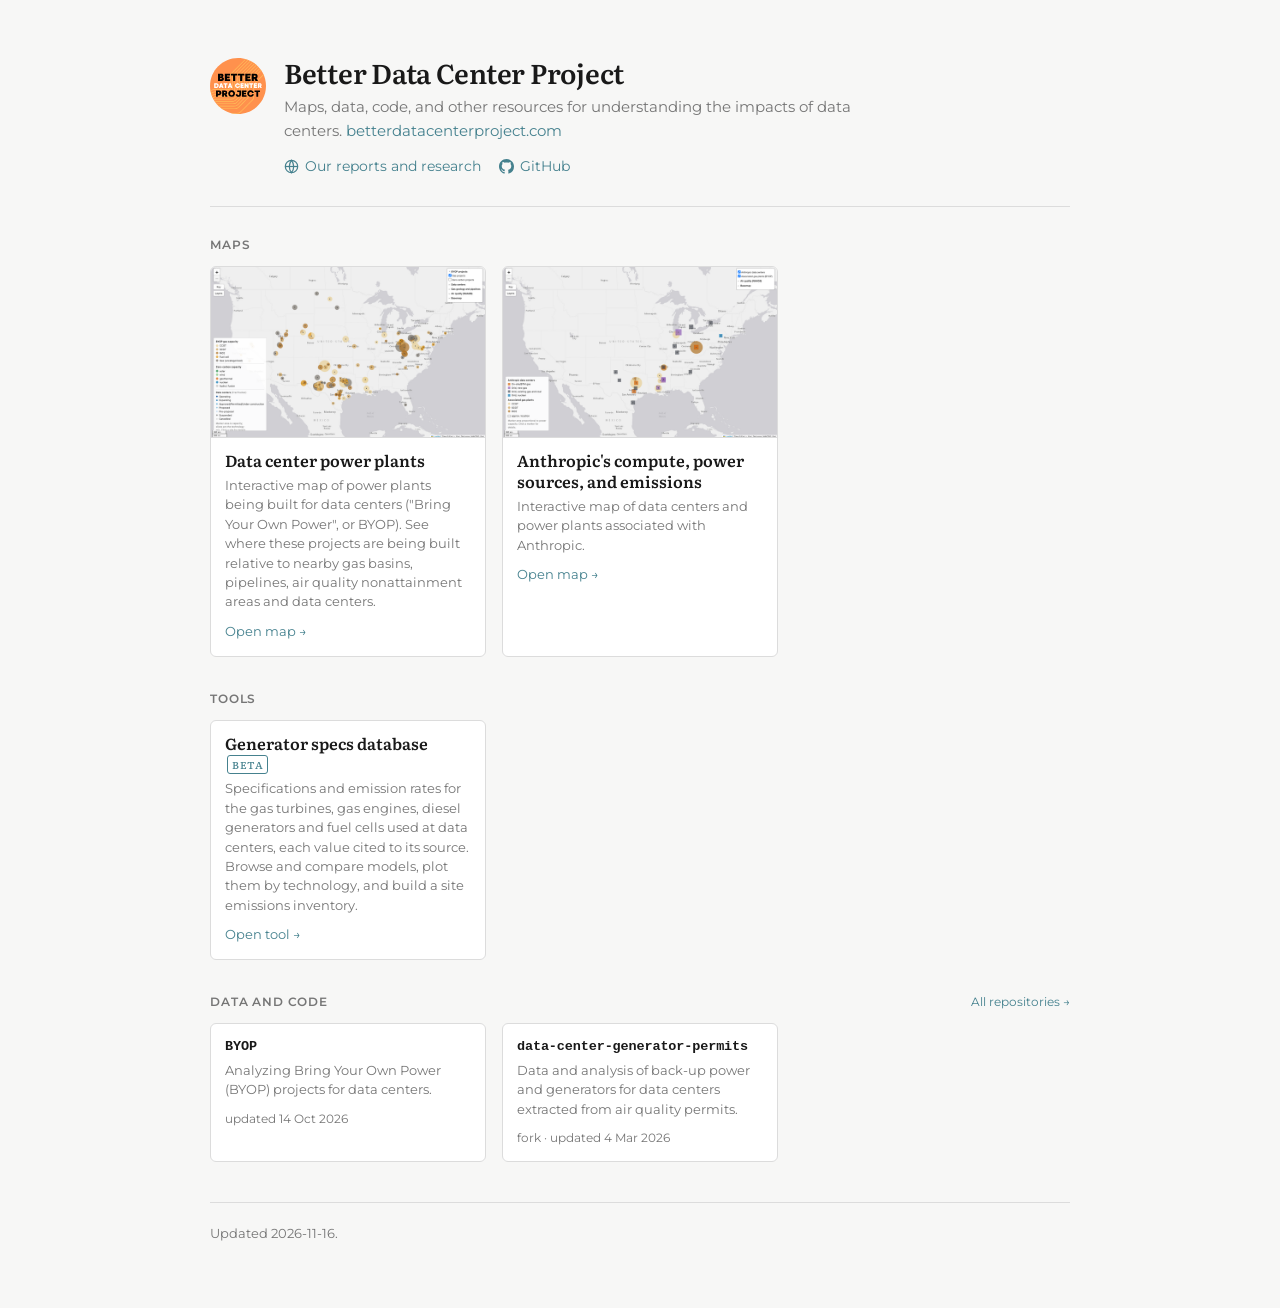
<file: index.html>
<!doctype html>
<html lang="en">
<head>
<meta charset="utf-8">
<meta name="viewport" content="width=device-width, initial-scale=1">
<title>Better Data Center Project</title>
<meta name="description" content="Maps, data, code, and other resources for understanding the impacts of data centers. betterdatacenterproject.com">
<link rel="preconnect" href="https://fonts.googleapis.com">
<link rel="preconnect" href="https://fonts.gstatic.com" crossorigin>
<link rel="stylesheet" href="https://fonts.googleapis.com/css2?family=Literata:opsz,wght@7..72,400;7..72,600&amp;family=Montserrat:wght@400;500;600&amp;display=swap">
<link rel="stylesheet" href="assets/style.css">
</head>
<body>
<div class="wrap">
<header>
  <img class="logo" src="assets/BDCP_logo_transparent-bkgd.svg" alt="" width="56" height="56">
  <div>
    <h1>Better Data Center Project</h1>
    <p>Maps, data, code, and other resources for understanding the impacts of data centers. <a href="https://betterdatacenterproject.com/">betterdatacenterproject.com</a></p>
    <nav class="links"><a href="https://betterdatacenterproject.com/resources/"><svg viewBox="0 0 16 16" width="15" height="15" fill="none" stroke="currentColor" stroke-width="1.3" aria-hidden="true"><circle cx="8" cy="8" r="6.6"/><path d="M1.4 8h13.2"/><path d="M8 1.4a10.5 10.5 0 0 1 0 13.2a10.5 10.5 0 0 1 0-13.2z"/></svg>Our reports and research</a><a href="https://github.com/orgs/Better-Data-Center-Project/"><svg viewBox="0 0 16 16" width="15" height="15" fill="currentColor" aria-hidden="true"><path d="M8 0C3.58 0 0 3.58 0 8c0 3.54 2.29 6.53 5.47 7.59.4.07.55-.17.55-.38 0-.19-.01-.82-.01-1.49-2.01.37-2.53-.49-2.69-.94-.09-.23-.48-.94-.82-1.13-.28-.15-.68-.52-.01-.53.63-.01 1.08.58 1.23.82.72 1.21 1.87.87 2.33.66.07-.52.28-.87.51-1.07-1.78-.2-3.64-.89-3.64-3.95 0-.87.31-1.59.82-2.15-.08-.2-.36-1.02.08-2.12 0 0 .67-.21 2.2.82.64-.18 1.32-.27 2-.27.68 0 1.36.09 2 .27 1.53-1.04 2.2-.82 2.2-.82.44 1.1.16 1.92.08 2.12.51.56.82 1.27.82 2.15 0 3.07-1.87 3.75-3.65 3.95.29.25.54.73.54 1.48 0 1.07-.01 1.93-.01 2.2 0 .21.15.46.55.38A8.012 8.012 0 0 0 16 8c0-4.42-3.58-8-8-8z"/></svg>GitHub</a></nav>
  </div>
</header>
<h2 class="sec">Maps</h2>
<section class="cards">
  <a class="card" href="maps/byop-gas/">
    <img src="assets/thumbs/byop-gas.png" alt="" loading="lazy">
    <div class="body">
      <h2>Data center power plants</h2>
      <p>Interactive map of power plants being built for data centers (&quot;Bring Your Own Power&quot;, or BYOP). See where these projects are being built relative to nearby gas basins, pipelines, air quality nonattainment areas and data centers.</p>
      <div class="go">Open map &rarr;</div>
    </div>
  </a>
  <a class="card" href="maps/anthropic-compute/">
    <img src="assets/thumbs/anthropic-compute.png" alt="" loading="lazy">
    <div class="body">
      <h2>Anthropic&#x27;s compute, power sources, and emissions</h2>
      <p>Interactive map of data centers and power plants associated with Anthropic.</p>
      <div class="go">Open map &rarr;</div>
    </div>
  </a>
</section>
<h2 class="sec">Tools</h2>
<section class="cards">
  <a class="card" href="tools/generator-specs/">
    <div class="body">
      <h2>Generator specs database <span class="tag beta">Beta</span></h2>
      <p>Specifications and emission rates for the gas turbines, gas engines, diesel generators and fuel cells used at data centers, each value cited to its source. Browse and compare models, plot them by technology, and build a site emissions inventory.</p>
      <div class="go">Open tool &rarr;</div>
    </div>
  </a>
</section>
<h2 class="sec">Data and Code <a class="all" href="https://github.com/orgs/Better-Data-Center-Project/repositories">All repositories &rarr;</a></h2>
<section class="cards">
  <a class="card repo" href="https://github.com/Better-Data-Center-Project/BYOP">
    <div class="body">
      <h2>BYOP</h2>
      <p>Analyzing Bring Your Own Power (BYOP) projects for data centers.</p>
      <div class="meta">updated 14 Oct 2026</div>
    </div>
  </a>
  <a class="card repo" href="https://github.com/Better-Data-Center-Project/data-center-generator-permits">
    <div class="body">
      <h2>data-center-generator-permits</h2>
      <p>Data and analysis of back-up power and generators for data centers extracted from air quality permits.</p>
      <div class="meta">fork &middot; updated 4 Mar 2026</div>
    </div>
  </a>
</section>
<footer> Updated 2026-11-16.</footer>
</div>
</body>
</html>
</file>
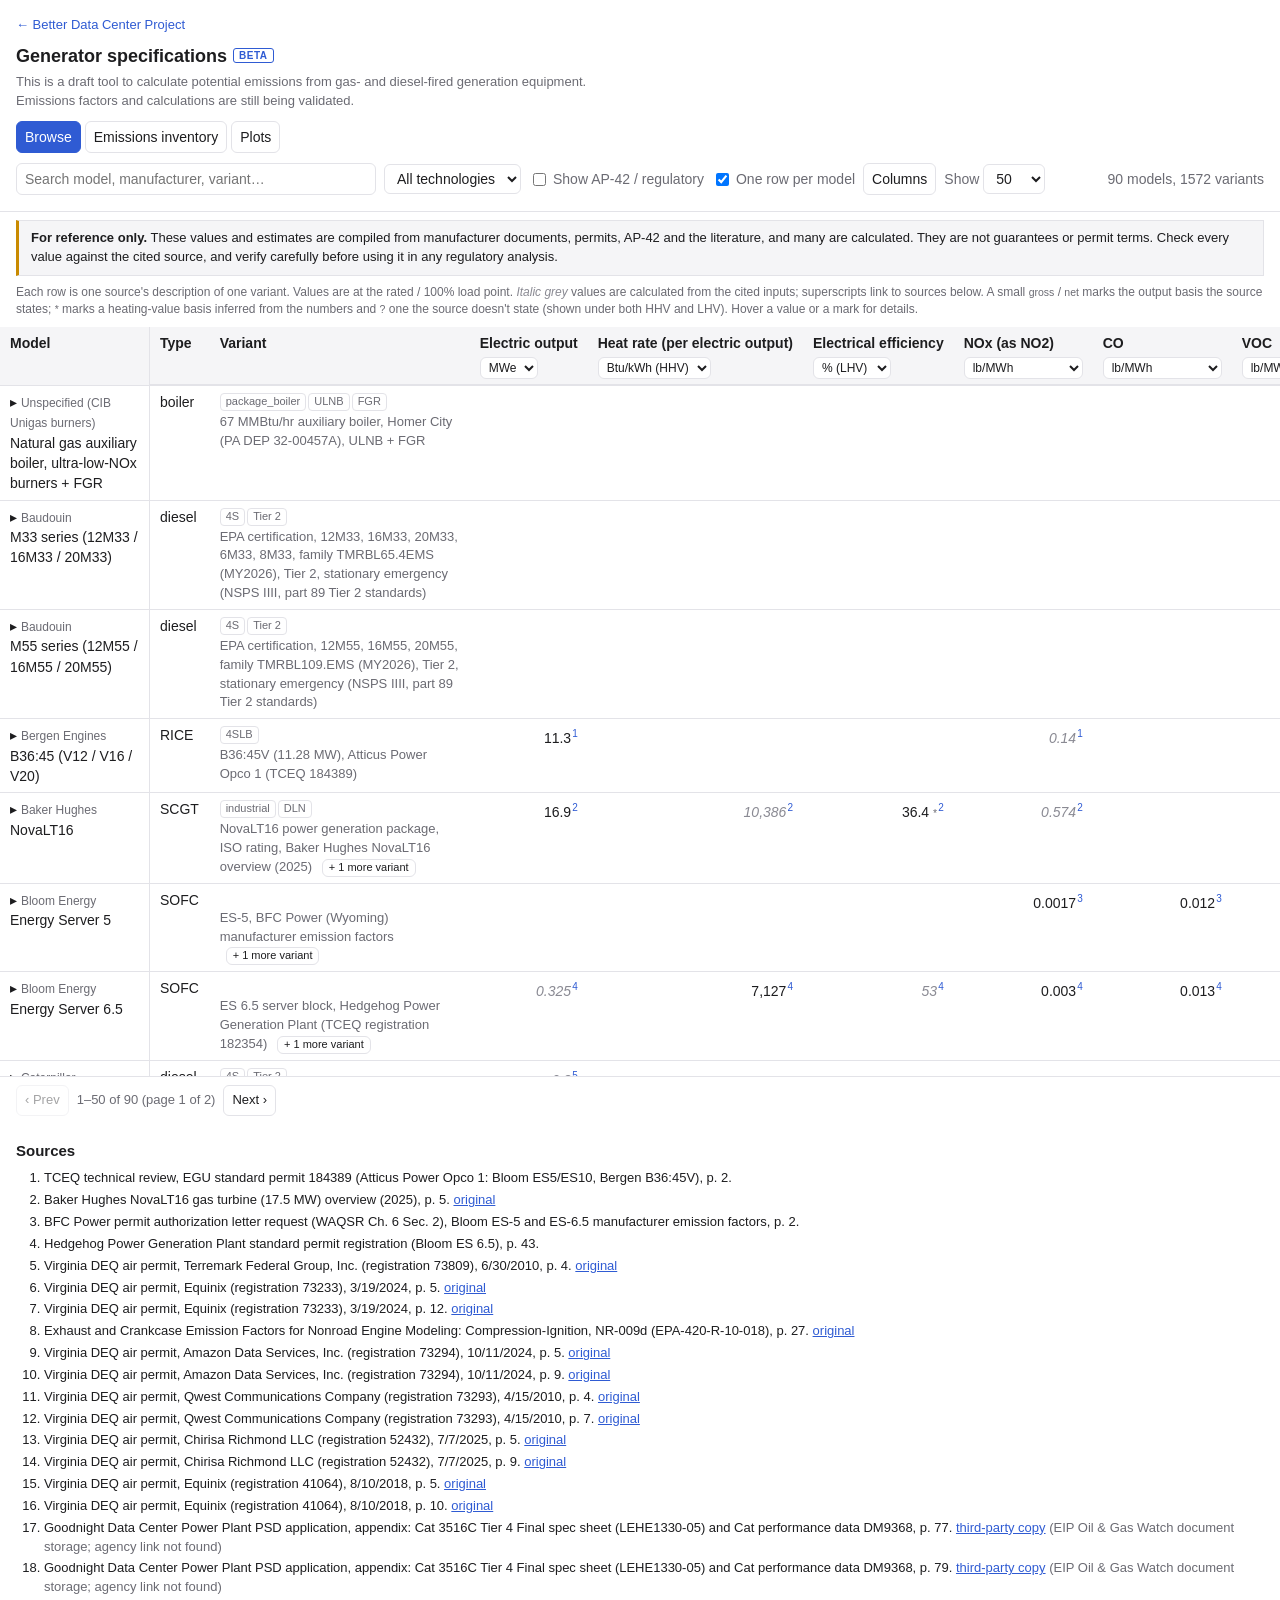
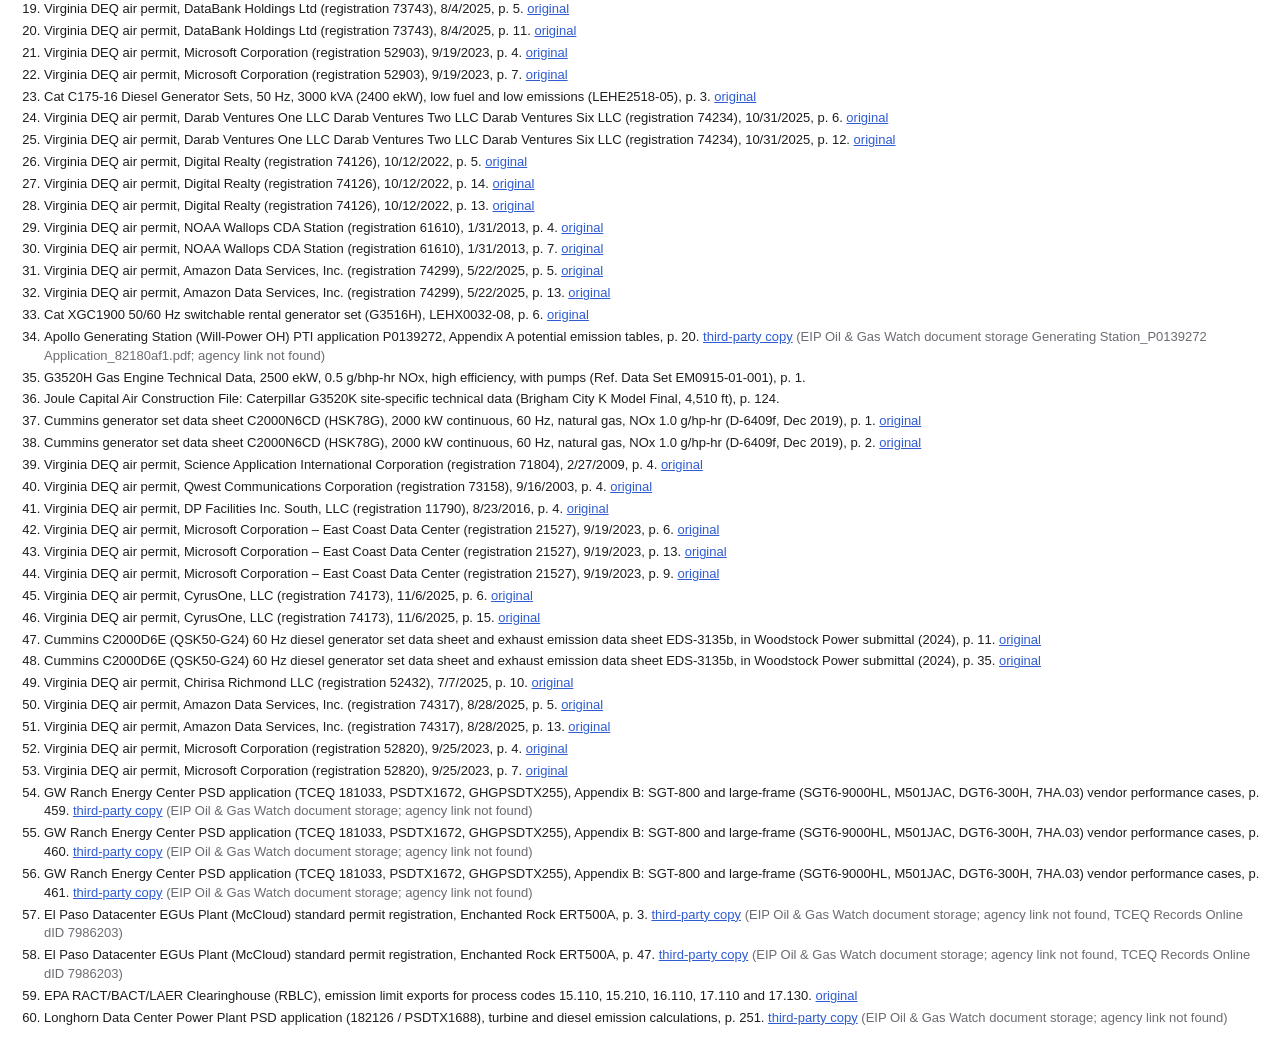
<file: tools/generator-specs/index.html>
<!doctype html>
<html lang="en">
<head>
<meta charset="utf-8">
<meta name="viewport" content="width=device-width, initial-scale=1">
<title>Generator Specs Browser</title>
<style>
  :root {
    --bg: #ffffff; --fg: #1d1d1f; --muted: #6b6b73; --line: #e3e3e8; --head: #f5f5f7;
    --accent: #2f5bd3; --derived: #8a8a93; --hover: #f0f4ff;
  }
  @media (prefers-color-scheme: dark) {
    :root { --bg: #16171a; --fg: #e8e8ec; --muted: #9a9aa3; --line: #2c2d33; --head: #1f2025;
            --accent: #8fb0ff; --derived: #8c8c96; --hover: #22283a; }
  }
  * { box-sizing: border-box; }
  body { margin: 0; background: var(--bg); color: var(--fg);
         font: 14px/1.45 -apple-system, BlinkMacSystemFont, "Segoe UI", Roboto, sans-serif; }
  header { padding: 16px; border-bottom: 1px solid var(--line); }
  h1 { font-size: 18px; margin: 0 0 10px; font-weight: 600; }
  .controls { display: flex; flex-wrap: wrap; gap: 8px; align-items: center; }
  input[type=search], select, button {
    font: inherit; color: var(--fg); background: var(--bg); border: 1px solid var(--line);
    border-radius: 6px; padding: 5px 8px; }
  input[type=search] { min-width: 220px; flex: 1 1 220px; max-width: 360px; }
  button { cursor: pointer; }
  label.check { color: var(--muted); display: inline-flex; gap: 4px; align-items: center; }
  #count { color: var(--muted); margin-left: auto; }
  #colpanel { display: none; padding: 12px 16px; border-bottom: 1px solid var(--line); background: var(--head);
              columns: 220px; column-gap: 24px; }
  #colpanel.open { display: block; }
  #colpanel h3 { font-size: 12px; text-transform: uppercase; letter-spacing: .04em; color: var(--muted);
                 margin: 8px 0 4px; break-after: avoid; }
  #colpanel label { display: block; break-inside: avoid; }
  /* the table scrolls inside its own box so the header row (and the model column) stay in view */
  .wrap { overflow: auto; max-height: calc(100vh - 150px); min-height: 240px; border-bottom: 1px solid var(--line); }
  table { border-collapse: separate; border-spacing: 0; width: 100%; }
  th, td { padding: 6px 10px; border-bottom: 1px solid var(--line); text-align: left; vertical-align: top; }
  th { background: var(--head); position: sticky; top: 0; z-index: 2; font-weight: 600; white-space: nowrap;
       box-shadow: inset 0 -1px 0 var(--line); }
  #t th:first-child, #t td:first-child { position: sticky; left: 0; z-index: 1; background: var(--bg);
                                        box-shadow: inset -1px 0 0 var(--line); }
  #t th:first-child { z-index: 3; background: var(--head); }
  #t td.mdl { min-width: 150px; max-width: 220px; }
  #t td.mdl .mfr { color: var(--muted); font-size: 12px; }
  #t tr.open td:first-child { background: var(--hover); }
  #t tr.sub td:first-child, #t tr.detail td:first-child { background: var(--head); }
  #t tr.detail td:first-child { position: static; }
  th .lab { cursor: pointer; }
  th select { display: block; margin-top: 4px; padding: 2px 4px; font-size: 12px; font-weight: 400; }
  td.num { text-align: right; white-space: nowrap; font-variant-numeric: tabular-nums; }
  td.name { min-width: 260px; color: var(--muted); font-size: 13px; }
  tr:hover td { background: var(--hover); }
  .derived { color: var(--derived); font-style: italic; }
  .btag { color: var(--muted); font-size: 10.5px; font-style: normal; cursor: help; }
  sup a { color: var(--accent); text-decoration: none; font-size: 10px; margin-left: 1px; }
  .tag { display: inline-block; font-size: 11px; padding: 0 5px; border: 1px solid var(--line);
         border-radius: 4px; margin: 0 2px 2px 0; color: var(--muted); }
  #refs { padding: 16px; font-size: 13px; }
  #refs h2 { font-size: 15px; margin: 0 0 8px; }
  #refs ol { padding-left: 28px; margin: 0; }
  #refs li { margin-bottom: 3px; }
  #refs a { color: var(--accent); }
  .legend { color: var(--muted); font-size: 12px; padding: 8px 16px; }
  @media (max-width: 600px) { header, #refs, .legend { padding-left: 16px; padding-right: 16px; } }
  .tabs { display: flex; gap: 4px; margin-bottom: 10px; }
  .tabs button.active { background: var(--accent); color: var(--bg); border-color: var(--accent); }
  .hidden { display: none !important; }
  #inv { padding: 12px 16px; }
  #inv table td, #inv table th { padding: 5px 6px; }
  #inv select.model { max-width: 220px; } #inv select.variant { max-width: 300px; }
  #inv input[type=number] { width: 80px; font: inherit; color: var(--fg); background: var(--bg);
    border: 1px solid var(--line); border-radius: 6px; padding: 4px 6px; }
  #inv tfoot td { font-weight: 600; border-top: 2px solid var(--line); position: sticky; bottom: 0; background: var(--head); z-index: 2; }
  .fallback { color: var(--derived); }
  .missing { color: var(--derived); }
  .inv-bar { display: flex; flex-wrap: wrap; gap: 8px; align-items: center; margin: 10px 0; }
  tr.main { cursor: pointer; }
  tr.sub td { background: var(--head); }
  tr.sub td.name { padding-left: 20px; }
  button.grp { font-size: 11px; margin-left: 6px; padding: 0 6px; }
  tr.main.open td { background: var(--hover); }
  tr.detail td { background: var(--head); padding: 12px 16px; }
  .card { max-width: 1100px; white-space: normal; }
  .card-h { font-size: 16px; font-weight: 600; }
  .card-sub { color: var(--muted); margin-bottom: 6px; }
  .meta { display: flex; flex-wrap: wrap; gap: 4px 14px; margin: 6px 0; font-size: 13px; }
  .sects { columns: 340px; column-gap: 28px; }
  .sect { break-inside: avoid; margin-bottom: 10px; }
  .sect h4 { margin: 6px 0 4px; font-size: 12px; text-transform: uppercase; letter-spacing: .04em; color: var(--muted); }
  .kvrow { display: grid; grid-template-columns: 150px 1fr; gap: 8px; font-size: 13px; padding: 2px 0;
           border-bottom: 1px dotted var(--line); }
  .plab { color: var(--muted); }
  .note { color: var(--muted); font-size: 12.5px; }
  #inv-colpanel { display: none; padding: 8px 0; } #inv-colpanel.open { display: block; }
  #inv-colpanel label { margin-right: 12px; display: inline-block; }
  tr.ovr td { background: var(--head); font-size: 13px; }
  .ovgrid { display: flex; flex-wrap: wrap; gap: 8px 18px; }
  .ovgrid .ov { display: flex; gap: 4px; align-items: center; }
  .ovgrid input[type=number] { width: 72px; }
  .ovmark { color: var(--accent); font-size: 11px; }
  .muted { color: var(--muted); }
  .calc { font-size: 13px; line-height: 1.5; }
  .calc ul { margin: 4px 0 0 18px; padding: 0; }
  .disclaimer { margin: 8px 16px 0; padding: 8px 12px; border: 1px solid var(--line); border-left: 3px solid #c98a00;
                background: var(--head); color: var(--fg); font-size: 13px; }
  .pager { display: flex; gap: 8px; align-items: center; margin: 8px 16px; color: var(--muted); font-size: 13px; }
  .pager button:disabled { opacity: 0.4; }
  #inv tfoot tr.refrow td { font-weight: 400; background: var(--bg); border-top: 1px solid var(--line); position: static; }
  #inv-example-note { margin: 0 0 8px; }
  /* plots: categorical slots 1-3 (validated all-pairs against #ffffff / #16171a), chart chrome */
  #plots { padding: 12px 16px;
    --series-1: #2a78d6; --series-2: #eb6834; --series-3: #1baf7a;
    --grid: #e1e0d9; --axis: #c3c2b7; --ink2: #52514e; --ink3: #898781; --box: rgba(11,11,11,0.04); }
  @media (prefers-color-scheme: dark) {
    #plots { --series-1: #3987e5; --series-2: #d95926; --series-3: #199e70;
      --grid: #2c2c2a; --axis: #383835; --ink2: #c3c2b7; --ink3: #898781; --box: rgba(255,255,255,0.05); }
  }
  .plot-bar { display: flex; flex-wrap: wrap; gap: 8px 14px; align-items: center; margin-bottom: 8px; }
  .plot-bar label { color: var(--muted); display: inline-flex; gap: 4px; align-items: center; }
  .plot-bar select { max-width: 220px; }
  .plot-legend { display: flex; flex-wrap: wrap; gap: 4px 16px; align-items: center; font-size: 12.5px; color: var(--ink2); margin: 4px 0 6px; }
  .plot-legend .key { display: inline-flex; gap: 5px; align-items: center; }
  .plot-legend svg { flex: none; }
  .plot-wrap { position: relative; overflow-x: auto; border: 1px solid var(--line); border-radius: 8px; }
  .plot-wrap svg { display: block; touch-action: none; }
  .plot-wrap text { font: 12px -apple-system, BlinkMacSystemFont, "Segoe UI", Roboto, sans-serif; fill: var(--ink2); }
  .plot-wrap text.tick { fill: var(--ink3); font-variant-numeric: tabular-nums; }
  .plot-wrap text.title { fill: var(--ink2); font-size: 12.5px; }
  .tip { position: absolute; pointer-events: none; background: var(--bg); color: var(--fg); border: 1px solid var(--line);
         border-radius: 8px; box-shadow: 0 2px 10px rgba(0,0,0,.12); padding: 7px 10px; font-size: 12.5px;
         max-width: 320px; z-index: 5; display: none; }
  .tip .tv { font-weight: 600; font-size: 14px; font-variant-numeric: tabular-nums; }
  .tip .ts { color: var(--muted); }
  #plot-status { color: var(--muted); font-size: 12.5px; margin-left: auto; }
  #plot-rank { margin-top: 12px; }
  #plot-rank h3, #plot-sel h3 { font-size: 14px; margin: 0 0 6px; font-weight: 600; }
  #plot-rank table td, #plot-rank table th { padding: 4px 8px; font-size: 13px; }
  #plot-rank table th { position: static; }
  #plot-rank tbody tr { cursor: pointer; }
  #plot-rank tr.sel td { background: var(--hover); }
  #plot-sel { margin-top: 12px; padding: 12px 14px; border: 1px solid var(--line); border-radius: 8px; background: var(--head); }
  .dot { display: inline-block; width: 9px; height: 9px; border-radius: 50%; margin-right: 5px; vertical-align: 0; }
  .dot.hollow { background: transparent !important; border: 2px solid; width: 9px; height: 9px; }
  .sitebar { font-size: 13px; margin: 0 0 8px; }
  .sitebar a { color: var(--accent); text-decoration: none; }
  .sitebar a:hover { text-decoration: underline; }
  .beta { font-size: 10px; font-weight: 600; text-transform: uppercase; letter-spacing: .05em;
          color: var(--accent); border: 1px solid currentColor; border-radius: 3px;
          padding: 1px 5px; margin-left: 6px; vertical-align: 3px; }
  .betanote { margin: -6px 0 10px; color: var(--muted); font-size: 13px; max-width: 80ch; }
</style>
</head>
<body>
<header>
  <nav class="sitebar"><a href="../../">&larr; Better Data Center Project</a></nav>
  <h1>Generator specifications<span class="beta">Beta</span></h1>
  <p class="betanote">This is a draft tool to calculate potential emissions from gas- and diesel-fired generation equipment. Emissions factors and calculations are still being validated.</p>
  <div class="tabs"><button id="tab-browse" class="active">Browse</button><button id="tab-inv">Emissions inventory</button><button id="tab-plots">Plots</button></div>
  <div class="controls" id="browse-controls">
    <input type="search" id="q" placeholder="Search model, manufacturer, variant…">
    <select id="tech"><option value="">All technologies</option></select>
    <label class="check"><input type="checkbox" id="generic"> Show AP-42 / regulatory</label>
    <label class="check" title="Show the most complete, best-sourced variant of each model; expand to see the rest"><input type="checkbox" id="grouped" checked> One row per model</label>
    <button id="cols">Columns</button>
    <label class="check">Show <select id="pagesize"><option>10</option><option>25</option><option>50</option>
      <option>100</option><option value="0">all</option></select></label>
    <span id="count"></span>
  </div>
</header>
<div class="disclaimer" role="note"><b>For reference only.</b> These values and estimates are compiled from manufacturer
  documents, permits, AP-42 and the literature, and many are calculated. They are not guarantees or permit terms.
  Check every value against the cited source, and verify carefully before using it in any regulatory analysis.</div>
<div id="browse">
<div id="colpanel"></div>
<div class="legend">Each row is one source's description of one variant. Values are at the rated / 100% load point.
  <span class="derived">Italic grey</span> values are calculated from the cited inputs; superscripts link to sources below.
  A small <span class="btag">gross</span> / <span class="btag">net</span> marks the output basis the source states;
  <span class="btag">*</span> marks a heating-value basis inferred from the numbers and <span class="btag">?</span> one the source
  doesn't state (shown under both HHV and LHV). Hover a value or a mark for details.</div>
<div class="wrap"><table id="t"><thead></thead><tbody></tbody></table></div>
<div class="pager"><button id="pg-prev">‹ Prev</button><span id="pg-info"></span><button id="pg-next">Next ›</button></div>
</div>
<div id="inv" class="hidden">
  <div class="inv-bar">
    <button id="inv-add">+ Add unit</button>
    <label>Show <select id="inv-view">
      <option value="pte" title="Every unit at its lb/hr for all 8,760 hours. No permit hour, fuel or event limits are applied, so this is a screening ceiling, not an evaluated PTE.">Unrestricted, tons/yr (8,760 hr)</option>
      <option value="exp">Expected, tons/yr (at CF or hours)</option>
      <option value="lbhr">lb/hr per unit</option>
      <option value="lbmwh">Emission factor, lb/MWh</option>
      <option value="gkwh">Emission factor, g/kWh</option>
    </select></label>
    <label>Load example <select id="inv-example"><option value="">choose…</option></select></label>
    <button id="inv-cols">Pollutants</button>
    <button id="inv-clear">Clear</button>
  </div>
  <div id="inv-colpanel"></div>
  <div id="inv-example-note" class="note hidden"></div>
  <div class="wrap"><table id="inv-t"><thead></thead><tbody></tbody><tfoot></tfoot></table></div>
  <p class="legend">Emission rate per unit uses the variant's lb/MWh × MW/unit when available, else its lb/hr
    (scaled if you change MW/unit), else lb/MMBtu × heat rate × MW. <span class="fallback">Grey †</span> CO2 falls back to
    40 CFR 98 Table C-1 (116.98 lb/MMBtu gas, 163.05 diesel) × heat input. PM10 and PM2.5 with no value in the
    database fall back to the technology's AP-42 factor × heat input, marked <span class="fallback">(AP-42)</span>, as
    permits for gas turbines and engines usually do; a variant without a heat rate uses the median rated heat rate of
    the model's other variants (see <b>calc</b>). Diesel PM10 / PM2.5 calculated from total PM (all PM10, 97% PM2.5,
    EPA NR-009d) are marked <span class="btag">split</span> in the browse table. A dash = no factor yet: use
    <b>factors</b> on a row to enter your own (lb/MWh, lb/hr, lb/MMBtu or ppmvd@15% O2), load the AP-42 or a
    measured literature factor for the technology, or compute SO2 from fuel sulfur. <span class="ovmark">Blue</span> marks
    user, AP-42 or literature values. <b>CO2e</b> is always computed: CO2 + 29.8 × CH4 + 273 × N2O (IPCC AR6 GWP-100,
    fossil methane), from the same rates as those columns, including overrides; "(no CH4)" means that term is missing.
    Generic AP-42 and literature variants start from a <span class="fallback">typical unit</span>: the median rated size
    and HHV heat rate of the database's own models of that technology. Replace them with the actual unit's values.
    Superscripts link to sources below.</p>
</div>
<div id="plots" class="hidden">
  <div class="plot-bar">
    <label>Value <select id="pl-param"></select></label>
    <label><select id="pl-unit"></select></label>
    <label>Group by <select id="pl-group"></select></label>
    <label>Color by <select id="pl-color"></select></label>
    <label>Scale <select id="pl-scale"><option value="lin">linear</option><option value="log">log</option></select></label>
  </div>
  <div class="plot-bar">
    <select id="pl-tech"><option value="">All technologies</option></select>
    <label>Points <select id="pl-agg"><option value="variant">every variant</option>
      <option value="model">one per model (median of its variants)</option></select></label>
    <label class="check"><input type="checkbox" id="pl-stated"> Stated values only</label>
    <label class="check"><input type="checkbox" id="pl-generic"> Include AP-42 / regulatory</label>
    <input type="search" id="pl-q" placeholder="Highlight model or variant…">
    <span id="plot-status"></span>
  </div>
  <div class="plot-legend" id="plot-legend"></div>
  <div class="plot-wrap" id="plot-wrap"><svg id="plot-svg" role="img"></svg><div class="tip" id="plot-tip"></div></div>
  <p class="legend" style="padding-left:0">Each point is one variant's headline value (rated / 100% load), as in the
    browse table. Boxes show the median and quartiles; whiskers reach the furthest point within 1.5 × the interquartile
    range. Hollow points are calculated values. Hover a point for details; click it (or a row below) to select it.
    Permit limits are not measured emissions, and engine-out and stack values are not comparable: use
    <b>Color by</b> or <b>Group by</b> to keep them apart.</p>
  <div id="plot-sel" class="hidden"></div>
  <div id="plot-rank"></div>
</div>
<section id="refs"></section>

<script>
const DATA_URL = "ui_data.json";
// prefix for the "stored copy" links to sources/files; null leaves them off (the website copy)
const STORED_BASE = null;
const DEFAULT_COLS = {
  power_electric: "MWe", heat_rate: "Btu/kWh (HHV)", efficiency_electric: "% (LHV)",
  NOx: "lb/MWh", CO: "lb/MWh", VOC: "lb/MWh", "PM2.5": "lb/MWh",
};
// saved column choices from before PM2.5 became the default PM column get it in PM10's place, once
const COLS_REV = 2;
function pm25Default(list) {
  return Array.isArray(list) ? (list.includes("PM2.5") ? list : list.map(p => p === "PM10" ? "PM2.5" : p))
    : ("PM10" in list && !("PM2.5" in list)
       ? Object.fromEntries(Object.entries(list).map(([p, u]) => p === "PM10" ? ["PM2.5", u] : [p, u])) : list);
}
const UNIT_PREF = ["lb/MWh", "MWe", "Btu/kWh (HHV)", "% (LHV)", "lb/hr", "g/bhp-hr", "ppmvd@15%O2"];
let D, cols, sort = { key: null, dir: 1 }, expanded = new Set(), page = 0, pageSize = 50, openGroups = new Set();

const store = {
  get(k, d) { try { return JSON.parse(localStorage.getItem(k)) ?? d; } catch { return d; } },
  set(k, v) { try { localStorage.setItem(k, JSON.stringify(v)); } catch {} },
};

function fmt(x) {
  if (x === null || x === undefined || (typeof x === "number" && isNaN(x)) || String(x).toLowerCase() === "nan") return "–";
  if (x === 0) return "0";
  const a = Math.abs(x);
  if (a >= 1000) return Math.round(x).toLocaleString();
  return Number(x.toPrecision(3)).toString();
}

// "MMBtu/hr (HHV)" -> ["MMBtu/hr", " (HHV)"]: heat values keep HHV and LHV as separate options
const splitKey = k => { const m = /^(.*?)( \((?:HHV|LHV)\))?$/.exec(k); return [m[1], m[2] || ""]; };
const familyOf = (p, unit) => (D.families[p] || []).find(f => unit in f);

// A row's value for a parameter in a unit option: the build's own entry, else a fixed-factor
// conversion from another unit of the same family (lb/kWh from lb/MWh, kg/hr from lb/hr...).
// Entry: [value, "s"|"d", cites, n stated, origin, tag, max]; tag = gross / net / inferred / basis not stated /
// certification cycle; max = a stated maximum at the same point, where the value shown is the nominal one.
function getv(r, p, key) {
  const vs = r.values[p];
  if (!vs) return undefined;
  if (vs[key]) return vs[key];
  const [unit, sfx] = splitKey(key), fam = familyOf(p, unit);
  if (!fam) return undefined;
  let src = null;
  for (const u of Object.keys(fam)) {
    const e = vs[u + sfx];
    if (e && typeof e[0] === "number" && (!src || (e[1] === "s" && src[1][1] !== "s"))) src = [u, e];
  }
  if (!src) return undefined;
  const [su, e] = src, x = e[0] * fam[su] / fam[unit];
  const how = `${su} → ${unit}`;
  return [x, "d", e[2], e[3], e[4] ? `${e[4]}; ${how}` : `from ${fmt(e[0])} ${su}${sfx}: ${how}`, e[5],
          e[6] != null ? e[6] * fam[su] / fam[unit] : undefined];
}

// how a value's basis tag shows next to the number
const TAG_TEXT = { gross: "gross", net: "net", inferred: "*", "basis not stated": "?", "certification cycle": "cert",
                   "size split assumed": "split" };
const TAG_TITLE = { gross: "gross output basis", net: "net output basis",
  "certification cycle": "EPA certification level: a test-cycle weighted average for the engine family. " +
    "Per-hour or per-MWh figures apply it at one rating, so they are screening rates, not full-load measurements or maximums",
  "size split assumed": "calculated from the source's total diesel PM: EPA's NONROAD model takes all diesel PM as PM10 " +
    "and 97% of it as PM2.5 (NR-009d)",
  inferred: "heating-value basis inferred from the numbers, not stated in the source",
  "basis not stated": "the source does not state the heating-value basis; shown under both HHV and LHV" };
const tagHtml = tag => tag ? ` <span class="btag" title="${esc(TAG_TITLE[tag] ?? tag)}">${esc(TAG_TEXT[tag] ?? tag)}</span>` : "";

function unitsFor(param) {
  const s = new Set();
  for (const r of D.rows) if (r.values[param]) Object.keys(r.values[param]).forEach(u => s.add(u));
  // offer only units every row can be shown in: those of a convertible family when the
  // parameter has families (input-only units like mg/Nm3 at 5% O2 stay on the cards)
  const fams = D.families[param] || [];
  return [...s].filter(k => !fams.length || familyOf(param, splitKey(k)[0])).sort((a, b) => {
    const ia = UNIT_PREF.indexOf(a), ib = UNIT_PREF.indexOf(b);
    return (ia < 0 ? 99 : ia) - (ib < 0 ? 99 : ib) || a.localeCompare(b);
  });
}

function buildColPanel() {
  const byCat = {};
  for (const [p, m] of Object.entries(D.params)) {
    if (!D.rows.some(r => r.values[p])) continue;
    (byCat[m.category] ??= []).push([p, m.label]);
  }
  const panel = document.getElementById("colpanel");
  panel.innerHTML = "";
  for (const [cat, ps] of Object.entries(byCat)) {
    const h = document.createElement("h3"); h.textContent = cat; panel.append(h);
    for (const [p, lab] of ps) {
      const l = document.createElement("label");
      const c = document.createElement("input"); c.type = "checkbox"; c.checked = p in cols;
      c.onchange = () => {
        if (c.checked) cols[p] = unitsFor(p)[0]; else delete cols[p];
        store.set("gs_cols", cols); render();
      };
      l.append(c, " " + lab); panel.append(l);
    }
  }
}

function render() {
  const q = document.getElementById("q").value.toLowerCase();
  const tech = document.getElementById("tech").value;
  const showGeneric = document.getElementById("generic").checked;
  let rows = D.rows.filter(r =>
    (showGeneric || !r.generic) && (!tech || r.tech === tech) &&
    (!q || `${r.manufacturer} ${r.model} ${r.name} ${r.controls}`.toLowerCase().includes(q)));
  const val = r => sort.key in cols ? getv(r, sort.key, cols[sort.key])?.[0]
    : sort.key === "model" ? `${r.manufacturer ?? ""} ${r.model ?? ""}`.toLowerCase() : (r[sort.key] ?? "");
  const cmp = (a, b) => {
    const x = val(a), y = val(b);
    if (x === undefined) return 1; if (y === undefined) return -1;
    return (x > y ? 1 : x < y ? -1 : 0) * sort.dir;
  };
  // one group per model; its lead row is the variant filling the most visible columns,
  // then with the most stated (not calculated) parameters, then the best-ranked source kind;
  // a permit row matched to the model only approximately never leads
  const filled = r => Object.entries(cols).filter(([p, u]) => getv(r, p, u)).length;
  const rank = (a, b) => a.approx - b.approx || filled(b) - filled(a) || b.n_stated - a.n_stated || a.trust - b.trust;
  const grouped = document.getElementById("grouped").checked;
  let groups;
  if (grouped) {
    const by = new Map();
    for (const r of rows) (by.get(r.equipment) ?? by.set(r.equipment, []).get(r.equipment)).push(r);
    groups = [...by.values()].map(g => g.sort(rank));
  } else groups = rows.map(r => [r]);
  if (sort.key) groups.sort((a, b) => cmp(a[0], b[0]));
  document.getElementById("count").textContent = grouped ? `${groups.length} models, ${rows.length} variants`
                                                         : `${rows.length} variants`;
  const nPages = pageSize ? Math.max(1, Math.ceil(groups.length / pageSize)) : 1;
  page = Math.min(page, nPages - 1);
  const first = pageSize ? page * pageSize : 0;
  const shownGroups = pageSize ? groups.slice(first, first + pageSize) : groups;
  document.getElementById("pg-info").textContent = groups.length
    ? `${first + 1}–${first + shownGroups.length} of ${groups.length}` + (nPages > 1 ? ` (page ${page + 1} of ${nPages})` : "") : "";
  document.getElementById("pg-prev").disabled = page === 0;
  document.getElementById("pg-next").disabled = page >= nPages - 1;

  const thead = document.querySelector("#t thead");
  const fixed = [["model", "Model"], ["tech", "Type"], ["name", "Variant"]];
  thead.innerHTML = "";
  const tr = document.createElement("tr");
  for (const [k, lab] of fixed) {
    const th = document.createElement("th");
    th.innerHTML = `<span class="lab">${lab}</span>`;
    th.querySelector(".lab").onclick = () => setSort(k);
    tr.append(th);
  }
  for (const [p, unit] of Object.entries(cols)) {
    const th = document.createElement("th");
    const lab = document.createElement("span"); lab.className = "lab";
    lab.textContent = D.params[p]?.label ?? p; lab.onclick = () => setSort(p);
    const sel = document.createElement("select");
    for (const u of unitsFor(p)) sel.add(new Option(u, u, false, u === unit));
    sel.onchange = () => { cols[p] = sel.value; store.set("gs_cols", cols); render(); };
    th.append(lab, sel); tr.append(th);
  }
  thead.append(tr);

  const refNum = new Map();
  const tbody = document.querySelector("#t tbody");
  const html = [];
  const shown = [];
  for (const g of shownGroups) {
    const more = g.length - 1, gopen = openGroups.has(g[0].equipment);
    shown.push([g[0], grouped ? more : 0, gopen, false]);
    if (grouped && gopen) for (const r of g.slice(1)) shown.push([r, 0, false, true]);
  }
  for (const [r, more, gopen, sub] of shown) {
    const tags = [r.subtype, r.tier, ...(r.controls ? r.controls.split(",") : [])].filter(Boolean)
      .map(t => `<span class="tag">${esc(t)}</span>`).join("") +
      (r.approx ? `<span class="tag" title="The permit names a related model (e.g. 3516A for 3516B); matched to this entry approximately">approximate match</span>` : "");
    const open = expanded.has(r.id);
    const toggle = more ? ` <button class="grp" data-eq="${esc(r.equipment)}" title="${gopen ? "Hide" : "Show"} the other variants">` +
                          `${gopen ? "− hide" : "+"} ${more} more variant${more === 1 ? "" : "s"}</button>` : "";
    let h = `<tr class="main${open ? " open" : ""}${sub ? " sub" : ""}" data-id="${r.id}">` +
            `<td class="mdl">${open ? "▾" : "▸"} ${sub ? "" : `<span class="mfr">${esc(r.manufacturer)}</span><br>${esc(r.model)}`}</td>` +
            `<td>${sub ? "" : esc(r.tech)}</td>` +
            `<td class="name">${tags}<br>${esc(r.name ?? r.id)}${toggle}</td>`;
    for (const [p, unit] of Object.entries(cols)) {
      const v = getv(r, p, unit);
      if (!v) { h += `<td class="num"></td>`; continue; }
      const [x, status, cs, , origin, tag] = v;
      const sups = cs.map(ci => {
        if (!refNum.has(ci)) refNum.set(ci, refNum.size + 1);
        return `<a href="#ref${refNum.get(ci)}">${refNum.get(ci)}</a>`;
      }).join(",");
      h += `<td class="num"><span class="${status === "d" ? "derived" : ""}"${origin ? ` title="${esc(origin)}"` : ""}>${fmt(x)}</span>` +
           tagHtml(tag) + (sups ? `<sup>${sups}</sup>` : "") + `</td>`;
    }
    html.push(h + "</tr>");
    if (open) html.push(`<tr class="detail"><td colspan="${3 + Object.keys(cols).length}">${card(r, refNum)}</td></tr>`);
  }
  tbody.innerHTML = html.join("");
  tbody.onclick = e => {
    if (e.target.closest("a")) return;
    const gb = e.target.closest("button.grp");
    if (gb) { const k = gb.dataset.eq; openGroups.has(k) ? openGroups.delete(k) : openGroups.add(k); render(); return; }
    const tr = e.target.closest("tr.main");
    if (!tr) return;
    const id = tr.dataset.id;
    expanded.has(id) ? expanded.delete(id) : expanded.add(id);
    render();
  };
  writeRefs(refNum);
}

const esc = s => String(s ?? "").replace(/[&<>"]/g, c => ({ "&": "&amp;", "<": "&lt;", ">": "&gt;", '"': "&quot;" })[c]);

function card(r, refNum) {
  const meta = [["Type", [r.tech, r.subtype].filter(Boolean).join(" / ")], ["Ignition", r.ignition], ["Fuel", r.fuel],
    ["Tier", r.tier], ["Controls", r.controls], ["Emissions point", r.emissions_point],
    ["Packaging", (r.packaging || []).join(", ")],
    ["Conditions", r.conditions ? Object.entries(r.conditions).map(([k, x]) => `${k} ${x}`).join("; ") : ""]]
    .filter(([, x]) => x && String(x).toLowerCase() !== "nan").map(([k, x]) => `<span class="kv"><b>${k}</b> ${esc(x)}</span>`).join("");
  const byCat = {};
  for (const p of Object.keys(D.params)) {
    const units = r.values[p];
    if (!units) continue;
    const spec = [], der = [];
    for (const [u, [x, status, cs, , , tag]] of Object.entries(units)) {
      const s = `${fmt(x)} ${esc(u)}${tagHtml(tag)}${cs.length ? `<sup>${supRefs(cs, refNum)}</sup>` : ""}`;
      (status === "s" ? spec : der).push(s);
    }
    (byCat[D.params[p].category] ??= []).push(
      `<div class="kvrow"><span class="plab">${esc(D.params[p].label)}</span>` +
      `<span>${spec.length ? `<b>${spec.join("; ")}</b>` : ""}` +
      `${der.length ? `<span class="derived">${spec.length ? " · " : ""}${der.join("; ")}</span>` : ""}</span></div>`);
  }
  const sections = Object.entries(byCat).map(([cat, lines]) =>
    `<div class="sect"><h4>${cat}</h4>${lines.join("")}</div>`).join("");
  return `<div class="card"><div class="card-h">${esc(r.manufacturer)} ${esc(r.model)}</div>` +
    `<div class="card-sub">${esc(r.name)}</div><div class="meta">${meta}</div>` +
    (r.description ? `<p>${esc(r.description)}</p>` : "") + (r.notes ? `<p class="note">${esc(r.notes)}</p>` : "") +
    `<div class="sects">${sections}</div><p class="note">Bold: values stated by the source. Grey: calculated.</p></div>`;
}

function supRefs(cs, refNum) {
  return (cs || []).map(ci => {
    if (!refNum.has(ci)) refNum.set(ci, refNum.size + 1);
    return `<a href="#ref${refNum.get(ci)}">${refNum.get(ci)}</a>`;
  }).join(",");
}

function writeRefs(refNum) {
  const refs = document.getElementById("refs");
  const items = [...refNum.entries()].sort((a, b) => a[1] - b[1]).map(([ci, n]) => {
    const c = D.cites[ci], s = D.sources[c.s];
    const page = c.p ? `, p. ${c.p}` : "";
    // c.u is the agency's own link when known, else the third-party copy (s.mirror)
    const third = c.u && s.mirror_url && !s.url;
    const link = c.u ? ` <a href="${c.u}" target="_blank" rel="noopener">${third ? "third-party copy" : "original"}</a>` +
      (third ? ` <span class="muted">(${esc(s.mirror)}; agency link not found${s.agency_record ? ", " + esc(s.agency_record) : ""})</span>` : "") : "";
    const mirror = !third && s.mirror_url ? ` <a href="${s.mirror_url}" target="_blank" rel="noopener">third-party copy</a>` : "";
    const docket = !s.url && s.agency_docket_url
      ? ` <a href="${s.agency_docket_url}" target="_blank" rel="noopener" title="${esc(s.agency_record || "")}">agency docket</a>` : "";
    const local = s.file && STORED_BASE != null ? ` <a href="${STORED_BASE}${s.file}" target="_blank">stored copy</a>` : "";
    return `<li id="ref${n}">${s.title}${page}.${link}${mirror}${docket}${local}</li>`;
  });
  refs.innerHTML = items.length ? `<h2>Sources</h2><ol>${items.join("")}</ol>` : "";
}

function setSort(k) { sort = { key: k, dir: sort.key === k ? -sort.dir : 1 }; page = 0; render(); }

// ------------------------------------------------------------ inventory

// Pollutant columns: label -> parameters tried in order (later ones are labelled stand-ins).
// Stand-ins may overstate but should not understate: NMNEHC / NMHC for VOC (THC is left out,
// its methane overstates VOC several-fold); total PM, then PM2.5, then filterable PM for PM10.
const POLL_DEFS = {
  NOx: ["NOx"], CO: ["CO"], VOC: ["VOC", "NMNEHC", "NMHC"], "PM10": ["PM10", "PM_total", "PM2.5", "PM"],
  "PM2.5": ["PM2.5", "PM10", "PM_total", "PM"], SO2: ["SO2"], NH3: ["NH3"], HCHO: ["HCHO"], CO2: ["CO2"],
  CH4: ["CH4"], N2O: ["N2O"], H2SO4: ["H2SO4"], CO2e: [],  // CO2e: computed (co2eRate)
};
const AP42_FALLBACK = new Set(["PM10", "PM2.5"]);  // columns that fall back to AP-42 (unitRate)
const DEFAULT_POLL = ["NOx", "CO", "VOC", "PM2.5", "SO2", "NH3", "HCHO", "CO2"];
const MW = { NOx: 46.0055, CO: 28.0101, SO2: 64.064, VOC: 44.097, NH3: 17.031, HCHO: 30.026,
             CH4: 16.043, N2O: 44.013, CO2: 44.0095, H2SO4: 98.079 };
const FD = { natural_gas: 8710, distillate: 9190, propane: 8710 };       // Method 19 Table 19-2, dscf/MMBtu
const CO2_DEFAULT = { natural_gas: 116.98, distillate: 163.05 };          // lb/MMBtu HHV, 40 CFR 98 Table C-1
const GAS_HHV = 1020;                                                     // Btu/scf, AP-42 default
const OV_UNITS = ["lb/MWh", "lb/hr", "lb/MMBtu", "ppmvd@15%O2"];
let inv = [], ROW_BY_ID = {}, EQUIP = [], invCols = DEFAULT_POLL, ovOpen = new Set(), calcOpen = new Set(), invExample = null;
const LB_MWH_TO_G_KWH = 0.45359237;

function v0(r, p, u) { return getv(r, p, u); }
const knownBasis = e => e && e[5] !== "basis not stated" ? e : undefined;  // the inventory needs a real HHV value
function cfgMW(r) { return v0(r, "power_electric", "MWe")?.[0]; }
function cfgHR(r) { return knownBasis(v0(r, "heat_rate", "Btu/kWh (HHV)"))?.[0]; }
function cfgHeatInput(r) { return knownBasis(v0(r, "heat_input", "MMBtu/hr (HHV)"))?.[0]; }
function itemMW(item, r) { return item.mw !== "" && item.mw != null ? +item.mw : cfgMW(r); }
function itemHR(item, r) { return item.hr !== "" && item.hr != null ? +item.hr : cfgHR(r); }
function itemHeatInput(item, r) {
  const mw = itemMW(item, r), hr = itemHR(item, r);
  if (mw && hr) return mw * hr / 1000;
  const hi = cfgHeatInput(r);
  return hi && mw && cfgMW(r) ? hi * mw / cfgMW(r) : hi;
}

// AP-42 generic entry for a variant's technology, and the config to prefer for NOx/CO
function ap42For(r, pol) {
  const ctl = r.controls || "";
  let eid, prefer;
  if (r.tech === "SCGT" || r.tech === "CCGT") {
    eid = "ap42_gas_turbine";
    prefer = ctl.includes("DLN") ? "lean_premix" : ctl.includes("WI") ? "water_steam_injection" : "uncontrolled";
  } else if (r.tech === "RICE") eid = r.subtype === "4SRB" ? "ap42_gas_rice_4srb" : "ap42_gas_rice_4slb";
  else if (r.tech === "diesel") {
    // AP-42 3.4 covers engines over 600 hp, 3.3 the rest (fire pumps, small sets); size from brake hp,
    // else electric output / 0.7457 (ignoring generator losses, which slightly understates hp)
    const bhp = v0(r, "power_mechanical", "bhp")?.[0] ?? (cfgMW(r) ? cfgMW(r) * 1000 / 0.7457 : null);
    eid = bhp != null && bhp <= 600 ? "ap42_diesel_small" : "ap42_diesel_large";
  }
  else if (r.tech === "boiler") {
    // AP-42 1.4 size class by heat input (>100 MMBtu/hr = large wall-fired), then controls
    const hi = cfgHeatInput(r), lnb = /LNB/.test(ctl), fgr = ctl.includes("FGR");
    eid = "ap42_gas_boiler";
    prefer = hi > 100 ? (lnb ? "large_wall_lnb" : fgr ? "large_wall_fgr" : "large_wall_post_nsps")
                      : (lnb && fgr ? "small_lnb_fgr" : lnb ? "small_lnb" : "small_uncontrolled");
  }
  if (!eid) return null;
  const cands = D.rows.filter(x => x.equipment === eid);
  cands.sort((a, b) => (b.id.endsWith(prefer) ? 1 : 0) - (a.id.endsWith(prefer) ? 1 : 0));
  for (const c of cands) for (const p of POLL_DEFS[pol] || [pol]) {
    const f = v0(c, p, "lb/MMBtu");
    if (f) return { lbmmbtu: f[0], cites: f[2], cfg: c.id, param: p };
  }
  return null;
}

// median HHV heat rate of a model's other variants (not stand-ins), for the AP-42 fallback
function modelHR(r) {
  const hrs = D.rows.filter(x => x.equipment === r.equipment && x.id !== r.id && !x.approx)
    .map(cfgHR).filter(x => x > 0).sort((a, b) => a - b);
  if (!hrs.length) return null;
  const m = hrs.length >> 1;
  return { hr: hrs.length % 2 ? hrs[m] : (hrs[m - 1] + hrs[m]) / 2, n: hrs.length };
}

// measured / inventory factors from data/generic/lit_*.yaml for this tech
function litFor(r, pol) {
  const out = [];
  for (const c of D.rows) {
    if (!c.generic || !c.equipment.startsWith("lit_") || c.tech !== r.tech) continue;
    if (c.subtype && r.subtype && c.subtype !== r.subtype) continue;
    for (const p of POLL_DEFS[pol] || [pol]) {
      const f = v0(c, p, "lb/MMBtu");
      if (f) { out.push({ lbmmbtu: f[0], cites: f[2], cfg: c.id, label: c.name }); break; }
    }
  }
  return out;
}

// heat input with how it was obtained, for the calculation details
function hiTxt(item, r) {
  const mw = itemMW(item, r), hr = itemHR(item, r);
  if (mw && hr) return `${fmt(mw * hr / 1000)} MMBtu/hr (${fmt(mw)} MW × ${fmt(hr)} Btu/kWh ÷ 1,000)`;
  return `${fmt(itemHeatInput(item, r))} MMBtu/hr (variant's heat input${mw && cfgMW(r) ? ", scaled to the unit size" : ""})`;
}

// calculation details for one inventory row: per-unit rate, then tons/yr
function calcDetail(item, r) {
  const hrs = item.mode === "cf" ? 8760 * item.op / 100 : item.op;
  const opTxt = item.mode === "cf" ? `8,760 hr/yr × ${fmt(item.op)}% capacity factor = ${fmt(hrs)} hr/yr`
                                   : `${fmt(item.op)} hr/yr limit`;
  const lines = invCols.map(pol => {
    const res = unitRate(item, r, pol), resHi = unitRate(item, r, pol, true);
    if (!res) return `<li><b>${pol}</b>: no factor for this variant (use <b>factors</b> to enter one)</li>`;
    const [lbhr, , , how] = res, lbhrHi = resHi[0];
    const pte = lbhrHi * item.n * 8760 / 2000, exp = lbhr * item.n * hrs / 2000;
    const hiTxt2 = lbhrHi !== lbhr ? `${resHi[3]} = <b>${fmt(lbhrHi)} lb/hr</b>; ` : "";
    return `<li><b>${pol}</b>: ${how ?? ""} = <b>${fmt(lbhr)} lb/hr</b> per unit<br>
      Unrestricted: ${hiTxt2}${fmt(lbhrHi)} lb/hr × ${item.n} unit${item.n === 1 ? "" : "s"} × 8,760 hr/yr ÷ 2,000 lb/ton = <b>${fmt(pte)} tpy</b>;
      expected: ${fmt(lbhr)} lb/hr × ${item.n} × ${opTxt} ÷ 2,000 = <b>${fmt(exp)} tpy</b></li>`;
  });
  return `<div class="calc"><b>Calculation details</b> (${esc(r.name ?? r.id)})<ul>${lines.join("")}</ul></div>`;
}

// lb/hr per unit from a user factor: {mode, value, unit, gr}
function overrideRate(item, r, pol, ov) {
  const mw = itemMW(item, r), hi = itemHeatInput(item, r);
  if (ov.mode === "sulfur") {
    if (!hi) return null;
    const lbmmbtu = ov.gr / 100 / 7000 * (64.064 / 32.06) / (GAS_HHV / 1e6);
    return [lbmmbtu * hi, [], `${ov.gr} gr S/100 scf`,
      `${fmt(lbmmbtu)} lb/MMBtu (${ov.gr} gr S/100 scf, ${GAS_HHV} Btu/scf, all S to SO2) × ${hiTxt(item, r)}`];
  }
  if (ov.mode === "ap42") {
    const a = ap42For(r, pol);
    return a && hi ? [a.lbmmbtu * hi, a.cites, "AP-42", `${fmt(a.lbmmbtu)} lb/MMBtu (AP-42, ${a.param}) × ${hiTxt(item, r)}`] : null;
  }
  if (ov.mode.startsWith("lit:")) {
    const a = litFor(r, pol).find(x => x.cfg === ov.mode.slice(4));
    return a && hi ? [a.lbmmbtu * hi, a.cites, "lit.", `${fmt(a.lbmmbtu)} lb/MMBtu (${esc(a.label)}) × ${hiTxt(item, r)}`] : null;
  }
  const x = +ov.value;
  if (ov.unit === "lb/hr") return [x, [], "user", `${fmt(x)} lb/hr (user)`];
  if (ov.unit === "lb/MWh") return mw ? [x * mw, [], "user", `${fmt(x)} lb/MWh (user) × ${fmt(mw)} MW`] : null;
  let lbmmbtu = x, how = `${fmt(x)} lb/MMBtu (user)`;
  if (ov.unit === "ppmvd@15%O2") {
    const fd = FD[r.fuel] || FD.natural_gas;
    if (!MW[pol]) return null;
    lbmmbtu = x * MW[pol] / 385.3e6 * fd * 20.9 / (20.9 - 15);
    how = `${fmt(x)} ppmvd @15% O2 (user) → ${fmt(lbmmbtu)} lb/MMBtu (Method 19: × ${MW[pol]} lb/lbmol ÷ 385.3e6 scf/lbmol ` +
          `× Fd ${fd} dscf/MMBtu × 20.9/5.9)`;
  }
  return hi ? [lbmmbtu * hi, [], "user", `${how} × ${hiTxt(item, r)}`] : null;
}

// lb/hr per unit: [lbhr, cites, note, calculation text] or null
// hi: for the unrestricted (8,760 hr) view, a stated maximum replaces the nominal value where both exist
function unitRate(item, r, pol, hi = false) {
  if (pol === "CO2e") return co2eRate(item, r, hi);
  const ov = item.ov?.[pol];
  if (ov && ov.mode && ov.mode !== "db") return overrideRate(item, r, pol, ov);
  const params = POLL_DEFS[pol] || [pol];
  const mw = itemMW(item, r), hr = itemHR(item, r);
  const pick = e => e && hi && e[6] != null ? [e[6], e[1], e[2], e[3], null, e[5], null, true] : e;
  for (const p of params) {
    const note = p !== params[0] ? p : "";
    const lab = note ? ` (${p})` : "",
          kind = x => x[7] ? `the source's stated maximum${x[1] === "d" ? ", converted" : ""}` :
                      x[1] === "d" ? `calculated${x[4] ? ` [${esc(x[4])}]` : ""}` : "stated in the source";
    const v0 = (r, p, u) => pick(getv(r, p, u));
    const f = v0(r, p, "lb/MWh");
    if (f && mw) return [f[0] * mw, f[2], note, `${fmt(f[0])} lb/MWh${lab}, ${kind(f)} × ${fmt(mw)} MW`];
    const h = v0(r, p, "lb/hr");
    if (h) {
      const s = mw && cfgMW(r) ? mw / cfgMW(r) : 1;
      return [h[0] * s, h[2], note, `${fmt(h[0])} lb/hr${lab}, ${kind(h)}` +
        (s !== 1 ? ` × ${fmt(mw)} MW / ${fmt(cfgMW(r))} MW (scaled to the unit size)` : "")];
    }
    const b = v0(r, p, "lb/MMBtu");
    if (b && mw && hr) return [b[0] * hr / 1000 * mw, b[2], note,
      `${fmt(b[0])} lb/MMBtu${lab}, ${kind(b)} × ${fmt(hr)} Btu/kWh × ${fmt(mw)} MW ÷ 1,000`];
  }
  // PM: the technology's AP-42 factor when the database has nothing for this variant, as permits do
  if (AP42_FALLBACK.has(pol)) {
    const a = ap42For(r, pol);
    let hi = itemHeatInput(item, r), hiHow = hi && hiTxt(item, r);
    const mhr = !hi && mw ? modelHR(r) : null;  // variant without a heat rate: the model's own, from its other variants
    if (mhr) { hi = mw * mhr.hr / 1000;
      hiHow = `${fmt(hi)} MMBtu/hr (${fmt(mw)} MW × ${fmt(mhr.hr)} Btu/kWh HHV, the median rated heat rate of ` +
              `${mhr.n} other variant${mhr.n === 1 ? "" : "s"} of this model ÷ 1,000)`; }
    if (a && hi) return [a.lbmmbtu * hi, a.cites, "AP-42",
      `${fmt(a.lbmmbtu)} lb/MMBtu (AP-42 ${a.param === pol ? "" : `${a.param} for ${pol}, `}fallback: the database has no ` +
      `${pol} for this variant) × ${hiHow}`];
  }
  if (pol === "CO2" && CO2_DEFAULT[r.fuel]) {
    const hi = itemHeatInput(item, r);
    if (hi) return [CO2_DEFAULT[r.fuel] * hi, [], "†", `${CO2_DEFAULT[r.fuel]} lb/MMBtu (40 CFR 98 Table C-1) × ${hiTxt(item, r)}`];
  }
  return null;
}

// CO2e = CO2 + GWP x CH4 + GWP x N2O (AR6 GWP-100, fossil CH4), from the
// same per-unit rates as those columns, overrides included
function co2eRate(item, r, hi = false) {
  const g = D.gwp.values, co2 = unitRate(item, r, "CO2", hi);
  if (!co2) return null;
  const ch4 = unitRate(item, r, "CH4", hi), n2o = unitRate(item, r, "N2O", hi);
  const lbhr = co2[0] + (ch4 ? g.CH4 * ch4[0] : 0) + (n2o ? g.N2O * n2o[0] : 0);
  const cites = [...new Set([...co2[1], ...(ch4?.[1] || []), ...(n2o?.[1] || []), ...D.gwp.cite])];
  const missing = [!ch4 && "CH4", !n2o && "N2O"].filter(Boolean);
  const how = `${fmt(co2[0])} lb/hr CO2` + (ch4 ? ` + ${g.CH4} × ${fmt(ch4[0])} lb/hr CH4` : "") +
              (n2o ? ` + ${g.N2O} × ${fmt(n2o[0])} lb/hr N2O` : "") + " (IPCC AR6 GWP-100)";
  return [lbhr, cites, missing.length ? `no ${missing.join("/")}` : "", how];
}

function ovEditor(item, r) {
  const parts = invCols.filter(pol => pol !== "CO2e").map(pol => {
    const ov = item.ov?.[pol] || { mode: "db" };
    const ap = ap42For(r, pol);
    const opts = [["db", "database"], ["custom", "custom"], ...(ap ? [["ap42", `AP-42 (${fmt(ap.lbmmbtu)} lb/MMBtu)`]] : []),
                  ...litFor(r, pol).map(a => ["lit:" + a.cfg, `${a.label.slice(0, 48)} (${fmt(a.lbmmbtu)} lb/MMBtu)`]),
                  ...(pol === "SO2" ? [["sulfur", "fuel sulfur"]] : [])]
      .map(([k, l]) => `<option value="${k}" ${ov.mode === k ? "selected" : ""}>${l}</option>`).join("");
    let extra = "";
    if (ov.mode === "custom") extra = `<input type="number" step="any" data-k="value" value="${ov.value ?? ""}">` +
      `<select data-k="unit">${OV_UNITS.map(u => `<option ${ov.unit === u ? "selected" : ""}>${u}</option>`).join("")}</select>`;
    if (ov.mode === "sulfur") extra = `<input type="number" step="any" data-k="gr" value="${ov.gr ?? 0.2}"> gr S/100 scf`;
    return `<span class="ov" data-pol="${pol}"><b>${pol}</b><select data-k="mode">${opts}</select>${extra}</span>`;
  });
  return `<div class="ovgrid">${parts.join("")}</div>`;
}

function invRender() {
  const view = document.getElementById("inv-view").value;
  const thead = document.querySelector("#inv-t thead"), tbody = document.querySelector("#inv-t tbody"),
        tfoot = document.querySelector("#inv-t tfoot");
  thead.innerHTML = `<tr><th>Model</th><th>Variant</th><th>Units</th><th>MW / unit</th>
    <th>Heat rate<br>Btu/kWh HHV</th><th>Operation</th>${invCols.map(p => `<th>${p}</th>`).join("")}<th></th></tr>`;
  const refNum = new Map(), totals = invCols.map(() => 0);
  const lbhrMW = invCols.map(() => [0, 0]), nTot = invCols.map(() => 0);  // site lb/hr and MW of the rows with a value, for the factor views
  let totMW = 0;
  tbody.innerHTML = "";
  inv.forEach((item, i) => {
    const r = ROW_BY_ID[item.config];
    const tr = document.createElement("tr");
    const variants = D.rows.filter(x => x.equipment === item.equipment);
    tr.innerHTML = `
      <td><select class="model">${EQUIP.map(e => `<option value="${e.id}" ${e.id === item.equipment ? "selected" : ""}>${esc(e.label)}</option>`).join("")}</select></td>
      <td><select class="variant">${variants.map(x => `<option value="${x.id}" ${x.id === item.config ? "selected" : ""}>${esc(x.name ?? x.id)}</option>`).join("")}</select></td>
      <td><input type="number" min="0" step="1" class="n" value="${item.n}"></td>
      <td><input type="number" min="0" step="any" class="mw" value="${item.mw}" placeholder="${cfgMW(r) ? fmt(cfgMW(r)) : ""}"
          ${r.typical ? 'title="Typical-unit default: median rated size of this technology\'s models in the database. Enter the actual unit\'s value."' : ""}>${r.typical && item.mw === "" ? '<br><span class="fallback">typical unit</span>' : ""}</td>
      <td><input type="number" min="0" step="any" class="hr" value="${item.hr}" placeholder="${cfgHR(r) ? fmt(cfgHR(r)) : ""}"
          ${r.typical ? 'title="Typical-unit default: median rated HHV heat rate of this technology\'s models in the database. Enter the actual unit\'s value."' : ""}>${r.typical && item.hr === "" ? '<br><span class="fallback">typical unit</span>' : ""}</td>
      <td><select class="mode"><option value="cf" ${item.mode === "cf" ? "selected" : ""}>CF %</option>
          <option value="hrs" ${item.mode === "hrs" ? "selected" : ""}>hr/yr</option></select>
          <input type="number" min="0" step="any" class="op" value="${item.op}"></td>`;
    const mw = itemMW(item, r);
    if (mw) totMW += mw * item.n;
    invCols.forEach((pol, j) => {
      const res = unitRate(item, r, pol);
      const td = document.createElement("td"); td.className = "num";
      if (!res) { td.innerHTML = `<span class="missing">–</span>`; tr.append(td); return; }
      const [lbhr, cs, note] = res, lbhrHi = unitRate(item, r, pol, true)[0];
      const pte = lbhrHi * item.n * 8760 / 2000;  // a stated maximum where the source gives one
      const exp = item.mode === "cf" ? lbhr * item.n * 8760 * item.op / 100 / 2000 : lbhr * item.n * item.op / 2000;
      const val = { pte, exp, lbhr, lbmwh: mw ? lbhr / mw : null, gkwh: mw ? lbhr / mw * LB_MWH_TO_G_KWH : null }[view];
      if ((view === "pte" || view === "exp") && val != null) { totals[j] += val; nTot[j]++; }
      if (mw) { lbhrMW[j][0] += lbhr * item.n; lbhrMW[j][1] += mw * item.n; }
      const ovr = item.ov?.[pol]?.mode && item.ov[pol].mode !== "db";
      const noteHtml = !note ? "" : ovr ? ` <span class="ovmark">${esc(note)}</span>` :
        note === "†" ? ` <span class="fallback" title="40 CFR 98 default factor">†</span>` :
        note === "AP-42" ? ` <span class="fallback" title="no ${pol} value for this variant in the database: ` +
          `AP-42 factor for its technology">(AP-42)</span>` :
        ` <span class="fallback" title="uses ${note}">(${note})</span>`;
      td.innerHTML = val == null ? `<span class="missing">–</span>` :
        `${fmt(val)}${noteHtml}${cs.length ? `<sup>${supRefs(cs, refNum)}</sup>` : ""}`;
      tr.append(td);
    });
    const act = document.createElement("td");
    act.innerHTML = `<button class="calcbtn" title="Show the calculation behind each value">calc</button> ` +
      `<button class="ovbtn" title="Set or override factors">factors</button> <button class="del" title="Remove">×</button>`;
    tr.append(act);
    tr.querySelector(".model").onchange = e => {
      item.equipment = e.target.value;
      item.config = D.rows.find(x => x.equipment === item.equipment).id;
      item.mw = ""; item.hr = ""; invSave();
    };
    tr.querySelector(".variant").onchange = e => { item.config = e.target.value; item.mw = ""; item.hr = ""; invSave(); };
    for (const key of ["n", "mw", "hr", "op"])
      tr.querySelector("." + key).onchange = e => {
        item[key] = key === "mw" || key === "hr" ? e.target.value : +e.target.value; invSave(); };
    tr.querySelector(".mode").onchange = e => {
      item.mode = e.target.value; item.op = item.mode === "cf" ? 100 : 500; invSave(); };
    act.querySelector(".del").onclick = () => { inv.splice(i, 1); ovOpen.clear(); calcOpen.clear(); invSave(); };
    act.querySelector(".ovbtn").onclick = () => { ovOpen.has(i) ? ovOpen.delete(i) : ovOpen.add(i); invRender(); };
    const toggleCalc = () => { calcOpen.has(i) ? calcOpen.delete(i) : calcOpen.add(i); invRender(); };
    act.querySelector(".calcbtn").onclick = toggleCalc;
    tr.querySelectorAll("td.num").forEach(td => { td.style.cursor = "pointer"; td.title = "Show calculation"; td.onclick = e => {
      if (!e.target.closest("a")) toggleCalc(); }; });
    tbody.append(tr);
    if (calcOpen.has(i)) {
      const ctr = document.createElement("tr"); ctr.className = "ovr";
      ctr.innerHTML = `<td colspan="${7 + invCols.length}">${calcDetail(item, r)}</td>`;
      tbody.append(ctr);
    }
    if (ovOpen.has(i)) {
      const otr = document.createElement("tr"); otr.className = "ovr";
      otr.innerHTML = `<td colspan="${7 + invCols.length}">${ovEditor(item, r)}</td>`;
      otr.querySelectorAll(".ov").forEach(span => {
        const pol = span.dataset.pol;
        span.querySelectorAll("[data-k]").forEach(el => el.onchange = () => {
          item.ov ??= {};
          const ov = item.ov[pol] ??= { mode: "db" };
          const k = el.dataset.k;
          ov[k] = el.type === "number" ? +el.value : el.value;
          if (k === "mode" && ov.mode === "custom") {
            ov.unit ??= pol === "NH3" ? "ppmvd@15%O2" : "lb/MWh"; ov.value ??= pol === "NH3" ? 5 : 0;
          }
          if (k === "mode" && ov.mode === "sulfur") ov.gr ??= 0.2;
          invSave();
        });
      });
      tbody.append(otr);
    }
  });
  const showTot = view === "pte" || view === "exp", factor = view === "lbmwh" || view === "gkwh";
  // factor views: the site's capacity-weighted factor (total lb/hr over total MW)
  const totCell = (t, j) => showTot ? (nTot[j] ? fmt(t) : "–") : factor && lbhrMW[j][1]
    ? fmt(lbhrMW[j][0] / lbhrMW[j][1] * (view === "gkwh" ? LB_MWH_TO_G_KWH : 1)) : "";
  let foot = inv.length ? `<tr><td>Site total${factor ? " (weighted)" : ""}</td><td></td><td>${inv.reduce((a, x) => a + x.n, 0)}</td>
    <td>${fmt(totMW)} MW</td><td></td><td></td>${totals.map((t, j) => `<td class="num">${totCell(t, j)}</td>`).join("")}<td></td></tr>` : "";
  // the loaded example's own totals from its permit or application, for comparison
  const ex = D.examples?.find(e => e.id === invExample);
  if (ex?.reference && showTot && inv.length) {
    const ref = ex.reference;
    foot += `<tr class="refrow"><td colspan="6">${esc(ref.label)}${ref.cite.length ? `<sup>${supRefs(ref.cite, refNum)}</sup>` : ""}` +
      (ref.notes ? `<br><span class="note">${esc(ref.notes)}</span>` : "") + `</td>` +
      invCols.map(pol => `<td class="num">${ref.tpy?.[pol] != null ? fmt(ref.tpy[pol]) : ""}</td>`).join("") + `<td></td></tr>`;
  }
  tfoot.innerHTML = foot;
  const note = document.getElementById("inv-example-note");
  if (ex) {
    note.innerHTML = `<b>Example: ${esc(ex.name)}</b>${ex.cite.length ? `<sup>${supRefs(ex.cite, refNum)}</sup>` : ""}. ${esc(ex.notes ?? "")}` +
      (ex.reference && !showTot ? " Switch to a tons/yr view to compare with the document's totals." : "");
    note.classList.remove("hidden");
  } else note.classList.add("hidden");
  writeRefs(refNum);
}

function invColPanel() {
  const panel = document.getElementById("inv-colpanel");
  panel.innerHTML = Object.keys(POLL_DEFS).map(p =>
    `<label><input type="checkbox" value="${p}" ${invCols.includes(p) ? "checked" : ""}> ${p}</label>`).join("");
  panel.querySelectorAll("input").forEach(c => c.onchange = () => {
    invCols = Object.keys(POLL_DEFS).filter(p => panel.querySelector(`input[value="${p}"]`).checked);
    store.set("gs_inv_cols", invCols); invRender();
  });
}

function invSave() { store.set("gs_inv", inv); invRender(); }

function invAdd() {
  const first = D.rows.find(r => !r.generic && cfgMW(r));
  inv.push({ equipment: first.equipment, config: first.id, n: 1, mw: "", hr: "", mode: "cf", op: 100 });
  invSave();
}

function showTab(which) {
  if (!["browse", "inv", "plots"].includes(which)) which = "browse";
  const browse = which === "browse";
  document.getElementById("browse").classList.toggle("hidden", !browse);
  document.getElementById("browse-controls").classList.toggle("hidden", !browse);
  for (const t of ["browse", "inv", "plots"]) {
    document.getElementById(t === "browse" ? "browse" : t).classList.toggle("hidden", t !== which);
    document.getElementById(`tab-${t}`).classList.toggle("active", t === which);
  }
  which === "browse" ? render() : which === "inv" ? invRender() : plotRender();
  store.set("gs_tab", which);
}

function invInit() {
  ROW_BY_ID = Object.fromEntries(D.rows.map(r => [r.id, r]));
  const seen = new Map();
  for (const r of D.rows) if (!seen.has(r.equipment))
    seen.set(r.equipment, { id: r.equipment, label: `${r.manufacturer ?? ""} ${r.model ?? ""} (${r.eq_tech ?? r.tech})`.trim() });
  EQUIP = [...seen.values()].sort((a, b) => a.label.localeCompare(b.label));
  inv = store.get("gs_inv", []).filter(x => ROW_BY_ID[x.config]);
  document.getElementById("inv-add").onclick = invAdd;
  document.getElementById("inv-clear").onclick = () => { inv = []; invExample = null; store.set("gs_inv_example", null); ovOpen.clear(); invSave(); };
  invExample = store.get("gs_inv_example", null);
  const exSel = document.getElementById("inv-example");
  (D.examples || []).forEach(e => exSel.add(new Option(e.name, e.id)));
  exSel.onchange = () => {
    const ex = D.examples.find(e => e.id === exSel.value);
    exSel.value = "";
    if (!ex || (inv.length && !confirm(`Replace the current inventory with the ${ex.name} example?`))) return;
    inv = ex.units.filter(u => ROW_BY_ID[u.config]).map(u => ({ equipment: ROW_BY_ID[u.config].equipment, config: u.config,
      n: u.n, mw: "", hr: "", mode: "hrs", op: u.hours }));
    invExample = ex.id; store.set("gs_inv_example", invExample);
    document.getElementById("inv-view").value = "exp";
    ovOpen.clear(); calcOpen.clear(); invSave();
  };
  invCols = store.get("gs_inv_cols", DEFAULT_POLL).filter(p => p in POLL_DEFS);
  if (store.get("gs_cols_rev", 1) < COLS_REV) {
    invCols = pm25Default(invCols); store.set("gs_inv_cols", invCols); store.set("gs_cols_rev", COLS_REV);
  }
  invColPanel();
  document.getElementById("inv-cols").onclick = () => document.getElementById("inv-colpanel").classList.toggle("open");
  document.getElementById("inv-view").onchange = invRender;
  document.getElementById("tab-browse").onclick = () => showTab("browse");
  document.getElementById("tab-inv").onclick = () => showTab("inv");
  document.getElementById("tab-plots").onclick = () => showTab("plots");
}

// ------------------------------------------------------------ plots

const TECH_ORDER = ["RICE", "SCGT", "CCGT", "diesel", "SOFC", "boiler"];
const KIND_CLASS = {
  stack_test: "Manufacturer / measured data", measured_cems: "Manufacturer / measured data",
  certification_test: "Manufacturer / measured data", manufacturer_guarantee: "Manufacturer / measured data",
  manufacturer_spec: "Manufacturer / measured data",
  operating_data: "Manufacturer / measured data",
  application_estimate: "Permit / application", permit_limit: "Permit / application",
};
const kindClass = k => KIND_CLASS[k] ?? "Literature / AP-42 / regulatory";
const epOf = (r, p, u) => r.ep?.[`${p}|${u}`] ?? r.emissions_point ?? "unstated";
function ctlClass(c) {
  const s = String(c || "").split(",").map(x => x.trim());
  if (s.includes("SCR")) return "SCR";
  if (s.some(x => ["OxCat", "DOC", "TWC", "NSCR", "DPF"].includes(x))) return "catalyst / filter, no SCR";
  if (s.some(x => x)) return "combustion controls only";
  return "none listed";
}
// group-by options: label, key function
const PLOT_GROUPS = {
  tech: ["Technology", r => r.tech],
  subtype: ["Technology / subtype", r => [r.tech, r.subtype].filter(Boolean).join(" ")],
  controls: ["Controls", r => ctlClass(r.controls)],
  ep: ["Emissions point", (r, p, u) => epOf(r, p, u)],
  kind: ["Source type", r => kindClass(r.kind)],
  fuel: ["Fuel", r => r.fuel || "unstated"],
  tier: ["Tier", r => r.tier || "no Tier"],
  manufacturer: ["Manufacturer", r => r.manufacturer || "unstated"],
};
// color-by options: label, categories in fixed slot order (color follows the category), key function
const PLOT_COLORS = {
  ep: ["Emissions point", ["stack", "engine_out", "unstated"], (r, p, u) => epOf(r, p, u)],
  kind: ["Source type", ["Manufacturer / measured data", "Permit / application", "Literature / AP-42 / regulatory"], r => kindClass(r.kind)],
  status: ["Stated or calculated", ["stated", "calculated"], (r, p, u) => getv(r, p, u)[1] === "s" ? "stated" : "calculated"],
  none: ["None", ["all"], () => "all"],
};
const CAT_LABEL = { engine_out: "engine-out", stack: "stack (after controls)" };
let PL = null, plotPts = [], plotSel = null, plotRankAll = false, plotRankDir = -1, plotGeom = null;

function plotInit() {
  PL = Object.assign({ param: "NOx", unit: "lb/MWh", group: "tech", color: "ep", scale: "log", tech: "",
                       agg: "variant", stated: false, generic: false }, store.get("gs_plot", {}));
  const ps = document.getElementById("pl-param");
  const byCat = {};
  for (const [p, m] of Object.entries(D.params))
    if (D.rows.some(r => r.values[p] && Object.values(r.values[p]).some(v => typeof v[0] === "number")))
      (byCat[m.category] ??= []).push([p, m.label]);
  for (const [cat, items] of Object.entries(byCat)) {
    const og = document.createElement("optgroup"); og.label = cat;
    for (const [p, lab] of items) og.append(new Option(lab, p));
    ps.append(og);
  }
  const fill = (id, opts) => { const s = document.getElementById(id); for (const [k, [lab]] of Object.entries(opts)) s.add(new Option(lab, k)); };
  fill("pl-group", PLOT_GROUPS); fill("pl-color", PLOT_COLORS);
  const ts = document.getElementById("pl-tech");
  [...new Set(D.rows.map(r => r.tech))].sort().forEach(t => ts.add(new Option(t, t)));
  if (!D.params[PL.param]) PL.param = "NOx";
  plotUnits();
  const ids = { param: "pl-param", unit: "pl-unit", group: "pl-group", color: "pl-color", scale: "pl-scale", tech: "pl-tech", agg: "pl-agg" };
  for (const [k, id] of Object.entries(ids)) document.getElementById(id).value = PL[k];
  document.getElementById("pl-stated").checked = PL.stated;
  document.getElementById("pl-generic").checked = PL.generic;
  for (const [k, id] of Object.entries(ids)) document.getElementById(id).onchange = e => {
    PL[k] = e.target.value;
    if (k === "param") {  // new quantity: its preferred unit, log scale for emission rates
      PL.unit = ""; plotUnits(); document.getElementById("pl-unit").value = PL.unit;
      const em = D.params[PL.param].category === "emissions";
      PL.scale = em ? "log" : "lin";
      document.getElementById("pl-scale").value = PL.scale;
      if (!em && PL.color === "ep") PL.color = "kind";  // the emissions point only matters for emission rates
      document.getElementById("pl-color").value = PL.color;
    }
    plotSel = null; plotChanged();
  };
  document.getElementById("pl-stated").onchange = e => { PL.stated = e.target.checked; plotChanged(); };
  document.getElementById("pl-generic").onchange = e => { PL.generic = e.target.checked; plotChanged(); };
  document.getElementById("pl-q").oninput = () => plotRender();
  let t; window.addEventListener("resize", () => { clearTimeout(t); t = setTimeout(() => { if (store.get("gs_tab") === "plots") plotRender(); }, 150); });
  const svg = document.getElementById("plot-svg");
  svg.addEventListener("pointermove", plotHover);
  svg.addEventListener("pointerleave", () => { document.getElementById("plot-tip").style.display = "none"; plotHi(null); });
  svg.addEventListener("click", e => { const p = plotNearest(e); if (p) plotSelect(p.key); });
}

function plotUnits() {
  const us = unitsFor(PL.param);
  const s = document.getElementById("pl-unit");
  s.innerHTML = ""; us.forEach(u => s.add(new Option(u, u)));
  if (!us.includes(PL.unit)) PL.unit = us[0];
}

function plotChanged() { store.set("gs_plot", PL); plotRender(); }

// the points for the current settings: one per variant, or the median of each model's variants
function plotPoints() {
  const { param: p, unit: u } = PL;
  const gk = PLOT_GROUPS[PL.group][1], ck = PLOT_COLORS[PL.color][2];
  const pts = [];
  for (const r of D.rows) {
    const v = getv(r, p, u);
    if (!v || typeof v[0] !== "number" || !isFinite(v[0])) continue;
    if ((!PL.generic && r.generic) || (PL.tech && r.tech !== PL.tech) || (PL.stated && v[1] !== "s")) continue;
    if (r.approx) continue;  // permit rows matched to the model only approximately
    pts.push({ key: r.id, rows: [r], y: v[0], stated: v[1] === "s", tag: v[5], group: gk(r, p, u) || "unstated", cat: ck(r, p, u) });
  }
  if (PL.agg !== "model") return pts;
  const by = new Map();
  for (const x of pts) {
    const k = `${x.rows[0].equipment}||${x.group}||${x.cat}`;
    (by.get(k) ?? by.set(k, []).get(k)).push(x);
  }
  return [...by.entries()].map(([k, xs]) => {
    xs.sort((a, b) => a.y - b.y);
    const n = xs.length, y = n % 2 ? xs[(n - 1) / 2].y : (xs[n / 2 - 1].y + xs[n / 2].y) / 2;
    return { key: k, rows: xs.map(x => x.rows[0]), vals: xs.map(x => x.y), y, stated: xs.some(x => x.stated),
             group: xs[0].group, cat: xs[0].cat };
  });
}

function quantile(s, q) {  // s sorted ascending
  const i = (s.length - 1) * q, lo = Math.floor(i), hi = Math.ceil(i);
  return s[lo] + (s[hi] - s[lo]) * (i - lo);
}

function niceTicks(lo, hi, n) {
  const span = hi - lo || Math.abs(hi) || 1, step0 = span / n, mag = 10 ** Math.floor(Math.log10(step0));
  const step = [1, 2, 2.5, 5, 10].map(m => m * mag).find(s => s >= step0);
  const out = [];
  for (let x = Math.ceil(lo / step) * step; x <= hi + step * 1e-9; x += step) out.push(+x.toPrecision(12));
  return out;
}

function plotRender() {
  if (!PL) return;
  const wrap = document.getElementById("plot-wrap"), svg = document.getElementById("plot-svg");
  const log = PL.scale === "log";
  document.getElementById("plot-tip").style.display = "none";
  let pts = plotPoints();
  const dropped = log ? pts.filter(x => x.y <= 0).length : 0;
  if (log) pts = pts.filter(x => x.y > 0);
  const q = document.getElementById("pl-q").value.trim().toLowerCase();
  const hit = x => !q || x.rows.some(r => `${r.manufacturer} ${r.model} ${r.name}`.toLowerCase().includes(q));
  plotPts = pts;
  const nModels = new Set(pts.map(x => x.rows[0].equipment)).size;
  document.getElementById("plot-status").textContent = pts.length
    ? `${pts.length.toLocaleString()} points, ${nModels} models` + (dropped ? ` · ${dropped} zero values not shown on the log scale` : "")
    : "";

  // groups in a stable order: technologies in their usual order, everything else by median (highest first)
  const groups = new Map();
  for (const x of pts) (groups.get(x.group) ?? groups.set(x.group, []).get(x.group)).push(x);
  const T = v => log ? Math.log10(v) : v;
  let gl = [...groups.entries()].map(([name, xs]) => {
    const s = xs.map(x => T(x.y)).sort((a, b) => a - b);
    const q1 = quantile(s, 0.25), q3 = quantile(s, 0.75), iqr = q3 - q1;
    return { name, xs, n: s.length, q1, q3, med: quantile(s, 0.5), min: s[0], max: s[s.length - 1],
             wlo: s.find(v => v >= q1 - 1.5 * iqr), whi: [...s].reverse().find(v => v <= q3 + 1.5 * iqr) };
  });
  const ti = g => { const i = TECH_ORDER.indexOf(g.name.split(" ")[0]); return i < 0 ? 99 : i; };
  gl.sort((a, b) => (PL.group === "tech" || PL.group === "subtype") ? ti(a) - ti(b) || a.name.localeCompare(b.name)
                                                                      : b.med - a.med || a.name.localeCompare(b.name));
  plotLegend(pts);
  if (!pts.length) {
    svg.setAttribute("width", wrap.clientWidth); svg.setAttribute("height", 120);
    svg.innerHTML = `<text x="16" y="60">No values for this selection.</text>`;
    plotGeom = null; plotRank([], hit); plotSelRender(); return;
  }

  // layout
  const W0 = Math.max(320, wrap.clientWidth - 2), H = 460, R = 4;
  const maxLab = Math.max(...gl.map(g => `${g.name} (${g.n})`.length));
  const band0 = (W0 - 70) / gl.length, rotate = band0 < Math.min(150, maxLab * 7 + 10);
  const band = Math.max(rotate ? 34 : 60, band0);
  const W = Math.max(W0, 70 + band * gl.length + 10);
  const m = { l: 62, r: 10, t: 14, b: rotate ? Math.min(150, 18 + maxLab * 5.2) : 40 };
  const ph = H - m.t - m.b;
  let lo = Math.min(...gl.map(g => g.min)), hi = Math.max(...gl.map(g => g.max));
  let ticks;
  if (log) {
    lo = Math.floor(lo * 4) / 4; hi = Math.ceil(hi * 4) / 4; if (hi - lo < 1) { lo -= 0.5; hi += 0.5; }
    const d0 = Math.floor(lo), d1 = Math.ceil(hi), sub = d1 - d0 <= 3 ? [1, 2, 5] : [1];
    ticks = [];
    for (let d = d0; d <= d1; d++) for (const s of sub) { const t = Math.log10(s * 10 ** d); if (t >= lo - 1e-9 && t <= hi + 1e-9) ticks.push(t); }
  } else {
    const pad = (hi - lo) * 0.05 || Math.abs(hi) * 0.1 || 1;
    lo = Math.min(0, lo) < 0 ? lo - pad : (lo - pad < 0 ? 0 : lo - pad); hi += pad;
    ticks = niceTicks(lo, hi, 6).filter(t => t >= lo && t <= hi);
  }
  const Y = v => m.t + ph * (1 - (v - lo) / (hi - lo));
  const tickLab = t => { const v = log ? 10 ** t : t; return Math.abs(v) >= 1000 ? fmt(Math.round(v)).replace(/,000$/, "K") : fmt(+v.toPrecision(3)); };

  const out = [];
  for (const t of ticks) out.push(`<line x1="${m.l}" x2="${W - m.r}" y1="${Y(t)}" y2="${Y(t)}" stroke="var(--grid)" stroke-width="1"/>`,
    `<text class="tick" x="${m.l - 6}" y="${Y(t) + 4}" text-anchor="end">${tickLab(t)}</text>`);
  out.push(`<line x1="${m.l}" x2="${W - m.r}" y1="${m.t + ph}" y2="${m.t + ph}" stroke="var(--axis)"/>`);
  const ytitle = `${D.params[PL.param].label} (${PL.unit})${log ? ", log scale" : ""}`;
  out.push(`<text class="title" transform="translate(14 ${m.t + ph / 2}) rotate(-90)" text-anchor="middle">${esc(ytitle)}</text>`);
  svg.setAttribute("aria-label", `${ytitle} by ${PLOT_GROUPS[PL.group][0].toLowerCase()}: box plots with one point per ${PL.agg === "model" ? "model" : "variant"}`);

  const cats = PLOT_COLORS[PL.color][1];
  const slot = c => { const i = cats.indexOf(c); return `var(--series-${(i < 0 ? 0 : i) + 1})`; };
  const geomPts = [];
  gl.forEach((g, gi) => {
    const cx = m.l + band * (gi + 0.5), bw = Math.min(band * 0.7, 90), half = band / 2 - R - 2;
    // box behind the points
    out.push(`<rect x="${cx - bw / 2}" y="${Y(g.q3)}" width="${bw}" height="${Math.max(1, Y(g.q1) - Y(g.q3))}" rx="4" fill="var(--box)"/>`);
    // beeswarm: place each point at the free offset nearest the centre line
    const xs = g.xs.map(x => ({ x, py: Y(T(x.y)) })).sort((a, b) => a.py - b.py);
    const placed = [];
    for (const p of xs) {
      let best = 0;
      for (let k = 0; k < 400; k++) {
        const off = (k % 2 ? 1 : -1) * Math.ceil(k / 2) * (R * 0.9);
        if (Math.abs(off) > half) { best = ((placed.length * 7919) % Math.max(1, Math.round(2 * half))) - half; break; }
        let ok = true;
        for (let j = placed.length - 1; j >= 0 && p.py - placed[j].py < 2 * R + 1; j--) {
          const dx = off - placed[j].off, dy = p.py - placed[j].py;
          if (dx * dx + dy * dy < (2 * R + 1) ** 2) { ok = false; break; }
        }
        if (ok) { best = off; break; }
      }
      placed.push({ off: best, py: p.py });
      geomPts.push({ ...p.x, sx: cx + best, sy: p.py });
    }
    const lab = `${g.name} (${g.n})`;
    out.push(rotate
      ? `<text transform="translate(${cx + 4} ${m.t + ph + 12}) rotate(-40)" text-anchor="end">${esc(lab)}</text>`
      : `<text x="${cx}" y="${m.t + ph + 18}" text-anchor="middle">${esc(g.name)}</text>` +
        `<text class="tick" x="${cx}" y="${m.t + ph + 33}" text-anchor="middle">n = ${g.n}</text>`);
    g.cx = cx; g.bw = bw;
  });
  const dots = geomPts.map((p, i) => {
    const c = slot(p.cat), dim = !hit(p);
    return `<circle data-i="${i}" cx="${p.sx.toFixed(1)}" cy="${p.sy.toFixed(1)}" r="${R}"` +
      (p.stated ? ` fill="${c}" stroke="var(--bg)" stroke-width="2"` : ` fill="var(--bg)" stroke="${c}" stroke-width="2"`) +
      (dim ? ` opacity="0.15"` : "") + `/>`;
  });
  out.push(`<g id="plot-dots">${dots.join("")}</g>`);
  // box outline, whiskers and median over the points
  for (const g of gl) {
    const { cx, bw } = g, x0 = cx - bw / 2;
    out.push(`<g pointer-events="none"><rect x="${x0}" y="${Y(g.q3)}" width="${bw}" height="${Math.max(1, Y(g.q1) - Y(g.q3))}" rx="4"` +
      ` fill="none" stroke="var(--ink3)"/>` +
      `<line x1="${cx}" x2="${cx}" y1="${Y(g.whi)}" y2="${Y(g.q3)}" stroke="var(--ink3)"/>` +
      `<line x1="${cx}" x2="${cx}" y1="${Y(g.q1)}" y2="${Y(g.wlo)}" stroke="var(--ink3)"/>` +
      `<line x1="${cx - bw / 4}" x2="${cx + bw / 4}" y1="${Y(g.whi)}" y2="${Y(g.whi)}" stroke="var(--ink3)"/>` +
      `<line x1="${cx - bw / 4}" x2="${cx + bw / 4}" y1="${Y(g.wlo)}" y2="${Y(g.wlo)}" stroke="var(--ink3)"/>` +
      `<line x1="${x0}" x2="${x0 + bw}" y1="${Y(g.med)}" y2="${Y(g.med)}" stroke="var(--bg)" stroke-width="5"/>` +
      `<line x1="${x0}" x2="${x0 + bw}" y1="${Y(g.med)}" y2="${Y(g.med)}" stroke="var(--fg)" stroke-width="2"/></g>`);
  }
  out.push(`<g id="plot-hl"></g>`);
  svg.setAttribute("width", W); svg.setAttribute("height", H);
  svg.innerHTML = out.join("");
  plotGeom = { pts: geomPts, groups: gl, Y, T, log, slot, m, ph };
  plotHi(null);
  plotRank(pts, hit);
  plotSelRender();
}

function plotLegend(pts) {
  const [lab, cats] = PLOT_COLORS[PL.color];
  const present = new Set(pts.map(x => x.cat));
  const el = document.getElementById("plot-legend");
  el.innerHTML = "";
  const key = (fill, stroke, text) => {
    const s = document.createElement("span"); s.className = "key";
    s.innerHTML = `<svg width="12" height="12" aria-hidden="true"><circle cx="6" cy="6" r="4" fill="${fill}" stroke="${stroke}" stroke-width="2"/></svg>`;
    s.append(document.createTextNode(text)); el.append(s);
  };
  if (PL.color !== "none") {
    const h = document.createElement("span"); h.textContent = lab + ":"; el.append(h);
    cats.forEach((c, i) => { if (present.has(c)) key(`var(--series-${i + 1})`, "var(--bg)", CAT_LABEL[c] ?? c); });
  }
  key("var(--ink3)", "var(--bg)", "stated in the source");
  key("var(--bg)", "var(--ink3)", "calculated");
}

function plotNearest(e) {
  if (!plotGeom) return null;
  const b = document.getElementById("plot-svg").getBoundingClientRect(), x = e.clientX - b.left, y = e.clientY - b.top;
  let best = null, bd = 24 * 24;  // hit radius 24px around each 8px dot
  for (const p of plotGeom.pts) { const d = (p.sx - x) ** 2 + (p.sy - y) ** 2; if (d < bd) { bd = d; best = p; } }
  return best;
}

function plotHi(p) {
  const hl = document.getElementById("plot-hl");
  if (!hl || !plotGeom) return;
  const ring = (q, r, w) => `<circle cx="${q.sx}" cy="${q.sy}" r="${r}" fill="none" stroke="var(--fg)" stroke-width="${w}"/>`;
  const sel = plotSel && plotGeom.pts.find(q => q.key === plotSel);
  hl.innerHTML = (sel ? ring(sel, 7.5, 2) : "") + (p && p !== sel ? ring(p, 7, 1.5) : "");
}

function plotHover(e) {
  const tip = document.getElementById("plot-tip"), wrap = document.getElementById("plot-wrap");
  const p = plotNearest(e);
  plotHi(p);
  tip.innerHTML = "";
  const line = (cls, text) => { const d = document.createElement("div"); if (cls) d.className = cls; d.textContent = text; tip.append(d); };
  const wb = wrap.getBoundingClientRect();
  if (p) {
    const r = p.rows[0];
    line("tv", `${fmt(p.y)} ${PL.unit}` + (p.tag ? ` (${TAG_TITLE[p.tag] ?? p.tag})` : ""));
    line("", `${r.manufacturer ?? ""} ${r.model ?? ""}`.trim());
    if (p.rows.length > 1) line("ts", `median of ${p.rows.length} variants (${fmt(Math.min(...p.vals))}–${fmt(Math.max(...p.vals))})`);
    else line("ts", r.name ?? r.id);
    line("ts", [p.group, PL.color !== "none" && PL.color !== PL.group ? (CAT_LABEL[p.cat] ?? p.cat) : null,
                p.stated ? "stated" : "calculated"].filter(Boolean).join(" · "));
    line("ts", "Click to select");
  } else {
    // between points: the stats of the box under the pointer
    const x = e.clientX - document.getElementById("plot-svg").getBoundingClientRect().left;
    const g = plotGeom?.groups.find(g => Math.abs(x - g.cx) <= g.bw / 2);
    const y = e.clientY - document.getElementById("plot-svg").getBoundingClientRect().top;
    if (!g || y < plotGeom.Y(g.max) - 8 || y > plotGeom.Y(g.min) + 8) { tip.style.display = "none"; return; }
    const V = t => fmt(plotGeom.log ? 10 ** t : t);
    line("tv", `median ${V(g.med)} ${PL.unit}`);
    line("", `${g.name}: ${g.n} points`);
    line("ts", `quartiles ${V(g.q1)}–${V(g.q3)} · range ${V(g.min)}–${V(g.max)}`);
  }
  tip.style.display = "block";
  const tx = e.clientX - wb.left + wrap.scrollLeft + 14, ty = e.clientY - wb.top + 12;
  tip.style.left = Math.min(tx, wrap.scrollLeft + wb.width - tip.offsetWidth - 6) + "px";
  tip.style.top = Math.min(ty, wb.height - tip.offsetHeight - 6) + "px";
}

function plotSelect(key) {
  plotSel = plotSel === key ? null : key;
  plotHi(null);
  plotRank(plotPts, null);
  plotSelRender();
}

// ranked table: the accessible view of every point, highest (or lowest) first
function plotRank(pts, hit) {
  const el = document.getElementById("plot-rank");
  if (hit) plotRank.hit = hit;
  hit = plotRank.hit || (() => true);
  const rows = pts.filter(hit).sort((a, b) => (a.y - b.y) * plotRankDir);
  if (!rows.length) { el.innerHTML = ""; return; }
  const n = plotRankAll ? rows.length : Math.min(15, rows.length);
  const cats = PLOT_COLORS[PL.color][1];
  const head = `<h3>${plotRankDir < 0 ? "Highest" : "Lowest"} first · ${esc(D.params[PL.param].label)} (${esc(PL.unit)}) ` +
    `<button id="pr-dir">${plotRankDir < 0 ? "show lowest first" : "show highest first"}</button> ` +
    (rows.length > 15 ? `<button id="pr-all">${plotRankAll ? "show top 15" : `show all ${rows.length}`}</button>` : "") + `</h3>`;
  const body = rows.slice(0, n).map((p, i) => {
    const r = p.rows[0], ci = cats.indexOf(p.cat);
    const dot = `<span class="dot${p.stated ? "" : " hollow"}" style="${p.stated ? "background" : "border-color"}:var(--series-${(ci < 0 ? 0 : ci) + 1})"></span>`;
    return `<tr data-k="${esc(p.key)}" class="${p.key === plotSel ? "sel" : ""}"><td class="num">${i + 1}</td>` +
      `<td class="num"><span class="${p.stated ? "" : "derived"}">${fmt(p.y)}</span>${tagHtml(p.tag)}</td>` +
      `<td>${esc(r.manufacturer)} ${esc(r.model)}</td>` +
      `<td class="name">${p.rows.length > 1 ? `median of ${p.rows.length} variants` : esc(r.name ?? r.id)}</td>` +
      `<td>${esc(p.group)}</td><td>${dot}${esc(CAT_LABEL[p.cat] ?? p.cat)}</td></tr>`;
  }).join("");
  el.innerHTML = head + `<div class="wrap" style="max-height:420px"><table><thead><tr><th>#</th><th>${esc(PL.unit)}</th><th>Model</th>` +
    `<th>Variant</th><th>${esc(PLOT_GROUPS[PL.group][0])}</th><th>${esc(PLOT_COLORS[PL.color][0])}</th></tr></thead>` +
    `<tbody>${body}</tbody></table></div>`;
  document.getElementById("pr-dir").onclick = () => { plotRankDir = -plotRankDir; plotRank(plotPts, null); };
  const all = document.getElementById("pr-all");
  if (all) all.onclick = () => { plotRankAll = !plotRankAll; plotRank(plotPts, null); };
  el.querySelector("tbody").onclick = e => { const tr = e.target.closest("tr"); if (tr) plotSelect(tr.dataset.k); };
}

function plotSelRender() {
  const el = document.getElementById("plot-sel");
  const p = plotSel && plotPts.find(x => x.key === plotSel);
  if (!p) { el.classList.add("hidden"); el.innerHTML = ""; writeRefs(new Map()); return; }
  const refNum = new Map();
  // for a model's median point, show the variant closest to the median, with the others listed
  const lead = p.rows.length > 1 ? p.rows[p.vals.reduce((bi, v, i) => Math.abs(v - p.y) < Math.abs(p.vals[bi] - p.y) ? i : bi, 0)] : p.rows[0];
  const others = p.rows.length > 1
    ? `<p class="note">Median of ${p.rows.length} variants: ` + p.rows.map((r, i) => `${esc(r.name ?? r.id)} (${fmt(p.vals[i])})`).join("; ") +
      `. Details below are for the variant closest to the median.</p>` : "";
  el.innerHTML = `<h3>Selected · ${fmt(p.y)} ${esc(PL.unit)} <button id="ps-browse">Open in Browse</button> <button id="ps-clear">Clear</button></h3>` +
    others + card(lead, refNum);
  el.classList.remove("hidden");
  writeRefs(refNum);
  document.getElementById("ps-clear").onclick = () => plotSelect(plotSel);
  document.getElementById("ps-browse").onclick = () => {
    document.getElementById("q").value = `${lead.model ?? ""}`;
    document.getElementById("tech").value = "";
    document.getElementById("generic").checked = !!lead.generic;
    expanded.add(lead.id); openGroups.add(lead.equipment); page = 0;
    showTab("browse");
  };
}

fetch(DATA_URL).then(r => r.json()).then(d => {
  D = d;
  cols = store.get("gs_cols", DEFAULT_COLS);
  if (store.get("gs_cols_rev", 1) < COLS_REV) { cols = pm25Default(cols); store.set("gs_cols", cols); }  // rev set in invInit
  for (const [p, u] of Object.entries(cols)) {
    const us = unitsFor(p), old = u.replace(/ \((gross|net)\)$/, "").replace("*)", ")");
    if (!us.length) delete cols[p]; else if (!us.includes(u)) cols[p] = us.includes(old) ? old : us[0];
  }
  const techs = [...new Set(D.rows.map(r => r.tech))].sort();
  const sel = document.getElementById("tech");
  techs.forEach(t => sel.add(new Option(t, t)));
  buildColPanel();
  ["q", "tech", "generic", "grouped"].forEach(id => document.getElementById(id).addEventListener("input", () => { page = 0; render(); }));
  const gr = document.getElementById("grouped");
  gr.checked = store.get("gs_grouped", true);
  gr.addEventListener("change", () => store.set("gs_grouped", gr.checked));
  pageSize = +store.get("gs_pagesize", 50);
  const ps = document.getElementById("pagesize");
  ps.value = String(pageSize);
  ps.onchange = () => { pageSize = +ps.value; page = 0; store.set("gs_pagesize", pageSize); render(); };
  document.getElementById("pg-prev").onclick = () => { page = Math.max(0, page - 1); render(); };
  document.getElementById("pg-next").onclick = () => { page += 1; render(); };
  document.getElementById("cols").onclick = () => document.getElementById("colpanel").classList.toggle("open");
  invInit();
  plotInit();
  showTab(store.get("gs_tab", "browse"));
}).catch(e => {
  document.getElementById("count").textContent =
    "Could not load data: serve the Gen_specs_db folder over HTTP (see ui/README.md).";
  console.error(e);
});
</script>
</body>
</html>
</file>
<file: assets/style.css>
/* Style sheet for landing page.*/
:root {
    --ink: #191919;
    --grey: #767676;
    --rule: #dcdcdc;
    --link: #45818E;
    --card: #ffffff;
    --bg: #f7f7f6;
    --font-title: "Literata", Georgia, "Times New Roman", serif;
    --font-body: "Montserrat", system-ui, -apple-system, Helvetica, Arial, sans-serif;
}
* { box-sizing: border-box; }
body {
    margin: 0;
    padding: 0 16px 64px;
    background: var(--bg);
    color: var(--ink);
    font: 15px/1.6 var(--font-body);
}
.wrap { max-width: 860px; margin: 0 auto; }
header { padding: 56px 0 28px; border-bottom: 1px solid var(--rule); margin-bottom: 28px;
         display: flex; align-items: flex-start; gap: 18px; }
header .logo { flex: none; width: 56px; height: 56px; margin-top: 2px; }
header p a { color: var(--link); text-decoration: none; }
header p a:hover { text-decoration: underline; }
.links { display: flex; flex-wrap: wrap; gap: 18px; margin-top: 12px; }
.links a { display: inline-flex; align-items: center; gap: 6px; font-size: 14px;
           color: var(--link); text-decoration: none; }
.links a:hover { text-decoration: underline; }
.links svg { flex: none; }
@media (max-width: 480px) {
    header { gap: 14px; padding-top: 36px; }
    header .logo { width: 44px; height: 44px; }
    h1 { font-size: 22px; }
}
h1 { font-family: var(--font-title); font-size: 27px; font-weight: 600;
     margin: 0 0 7px; letter-spacing: -0.01em; line-height: 1.2; }
header p { margin: 0; color: var(--grey); max-width: 60ch; }
.sec { font-family: var(--font-body); font-size: 12px; font-weight: 600; text-transform: uppercase;
       letter-spacing: 0.07em; color: var(--grey); margin: 32px 0 12px;
       display: flex; align-items: baseline; gap: 12px; }
.sec:first-of-type { margin-top: 0; }
.sec .all { margin-left: auto; font-size: 12px; font-weight: 400; text-transform: none;
            letter-spacing: 0; color: var(--link); text-decoration: none; }
.cards { display: grid; gap: 16px; grid-template-columns: repeat(auto-fill, minmax(260px, 1fr)); }
.card {
    display: flex;
    flex-direction: column;
    background: var(--card);
    border: 1px solid var(--rule);
    border-radius: 6px;
    overflow: hidden;
    text-decoration: none;
    color: inherit;
    transition: border-color .12s, transform .12s;
}
.card:hover { border-color: #b4b4b4; transform: translateY(-1px); }
.card img { display: block; width: 100%; aspect-ratio: 16 / 10; object-fit: cover;
            background: #ededed; border-bottom: 1px solid var(--rule); }
.card .body { padding: 12px 14px 14px; }
.card h2 { font-family: var(--font-title); font-size: 16px; font-weight: 600;
           margin: 0 0 5px; line-height: 1.3; }
.card p { margin: 0; color: var(--grey); font-size: 12.5px; line-height: 1.55; }
.card .go { margin-top: 10px; color: var(--link); font-size: 12.5px; }
.card.repo .body { padding: 14px; }
.card.repo h2 { font-family: ui-monospace, SFMono-Regular, Menlo, monospace;
                font-size: 13.5px; letter-spacing: -0.01em; }
.card.repo .meta { margin-top: 10px; color: var(--grey); font-size: 11.5px; }
.tag { font-size: 10px; font-weight: 500; text-transform: uppercase; letter-spacing: .05em;
       color: var(--grey); border: 1px solid var(--rule); border-radius: 3px;
       padding: 1px 4px; vertical-align: 2px; }
.tag.beta { color: var(--link); border-color: currentColor; margin-left: 2px; }

footer { margin-top: 40px; padding-top: 20px; border-top: 1px solid var(--rule);
         color: var(--grey); font-size: 13px; }
footer a { color: var(--link); text-decoration: none; }
@media (prefers-color-scheme: dark) {
    :root { --ink: #ececec; --grey: #9d9d9d; --rule: #343434; --link: #6cb0e8;
            --card: #1d1d1d; --bg: #141414; }
    .card img { background: #262626; }
    .card:hover { border-color: #4a4a4a; }
}
</file>
